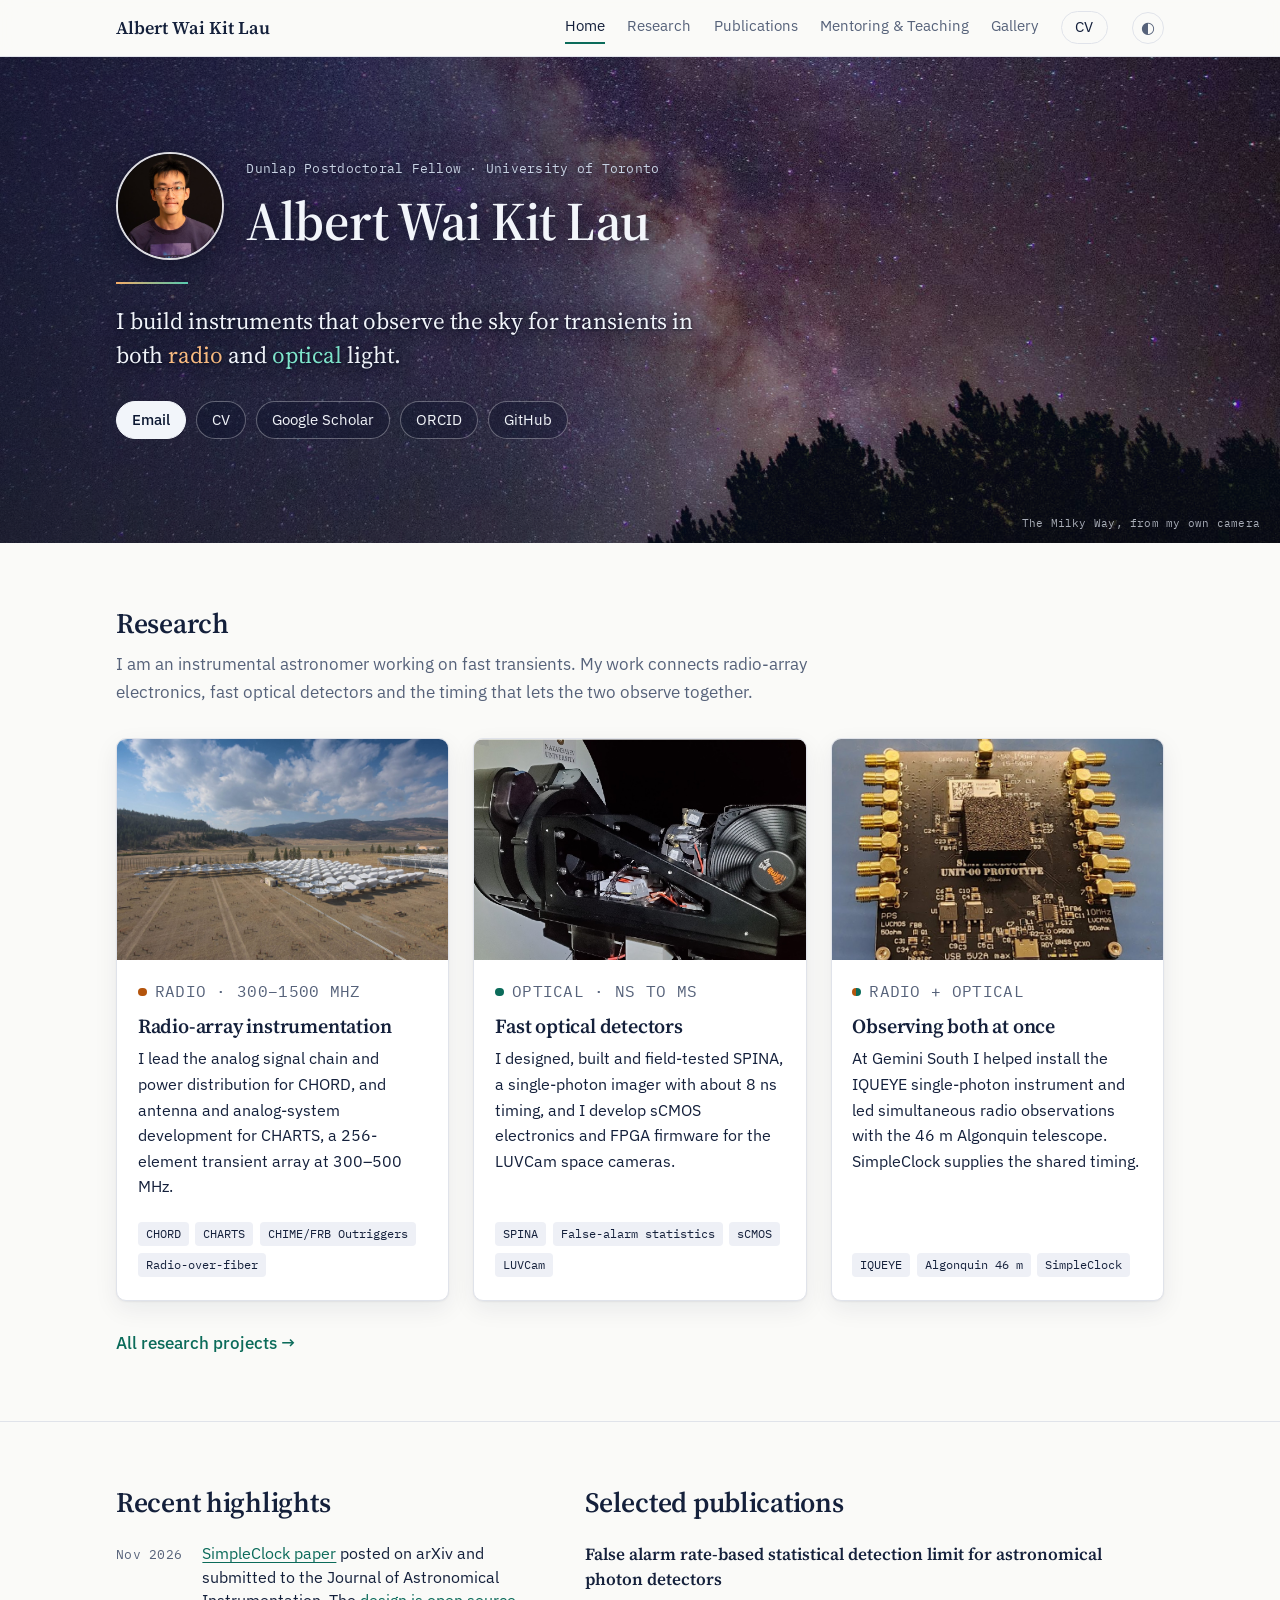
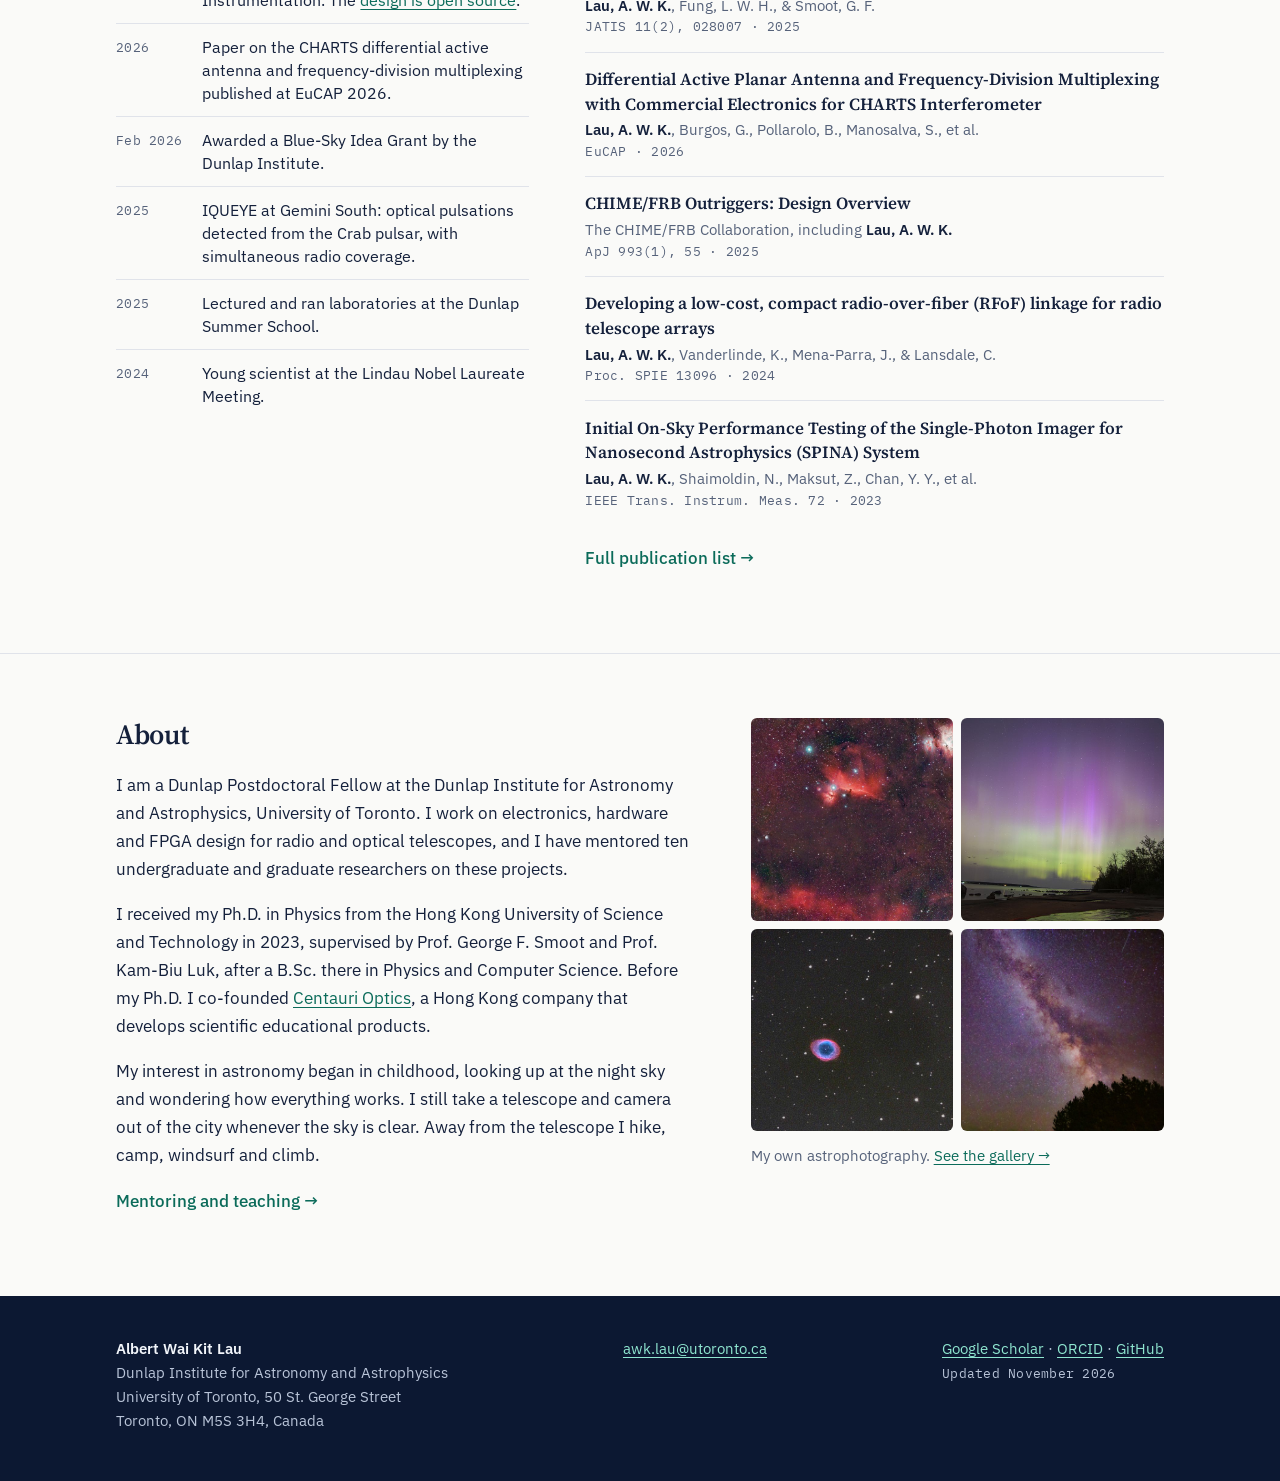
<file: index.html>
<!DOCTYPE html>
<html lang="en">
<head>
	<meta charset="utf-8" />
	<meta name="viewport" content="width=device-width, initial-scale=1" />
	<title>Albert Wai Kit Lau | Astronomical instrumentation</title>
	<meta name="description" content="Albert Wai Kit Lau is a Dunlap Postdoctoral Fellow at the University of Toronto. He builds radio and optical instruments for fast transients, including CHORD, CHARTS and single-photon detectors." />
	<meta name="author" content="Albert Wai Kit Lau" />
	<meta property="og:type" content="website" />
	<meta property="og:title" content="Albert Wai Kit Lau | Astronomical instrumentation" />
	<meta property="og:description" content="Instruments that observe the sky for transients in both radio and optical light." />
	<meta property="og:url" content="https://awklau.github.io/" />
	<meta property="og:image" content="https://awklau.github.io/images/hero-milkyway.jpg" />
	<link rel="icon" type="image/png" href="icon.png" />
	<link rel="preconnect" href="https://fonts.googleapis.com" />
	<link rel="preconnect" href="https://fonts.gstatic.com" crossorigin />
	<link rel="stylesheet" href="https://fonts.googleapis.com/css2?family=IBM+Plex+Mono:wght@400;500&amp;family=IBM+Plex+Sans:wght@400;500;600&amp;family=Source+Serif+4:opsz,wght@8..60,400;8..60,600&amp;display=swap" />
	<link rel="stylesheet" href="assets/css/site.css" />
	<script>
		// Apply a saved theme before first paint
		(function () {
			var t = new URLSearchParams(location.search).get('theme');
			try { t = t || localStorage.getItem('theme'); } catch (e) {}
			if (t === 'dark' || t === 'light') document.documentElement.setAttribute('data-theme', t);
		})();
	</script>
</head>
<body>

<a class="skip" href="#main">Skip to content</a>

<header class="site-header">
	<div class="wrap">
		<a class="brand" href="index.html">Albert Wai Kit Lau</a>
		<nav class="site-nav" aria-label="Main">
			<a href="index.html" aria-current="page">Home</a>
			<a href="research.html">Research</a>
			<a href="publications.html">Publications</a>
			<a href="mentoring.html">Mentoring &amp; Teaching</a>
			<a href="gallery.html">Gallery</a>
			<a class="cv" href="CV.pdf">CV</a>
		</nav>
		<button class="theme-toggle" id="theme-toggle" type="button" aria-label="Switch between light and dark theme" title="Light / dark">&#9680;</button>
	</div>
</header>

<main id="main">

	<section class="hero">
		<div class="wrap">
			<div class="hero-text">
			<div class="hero-id">
				<img class="portrait" src="images/Albert.jpg" alt="Portrait of Albert Wai Kit Lau" width="108" height="108" />
				<div>
					<p class="role mono">Dunlap Postdoctoral Fellow &middot; University of Toronto</p>
					<h1>Albert Wai Kit Lau</h1>
				</div>
			</div>
			<hr class="rule" />
			<p class="pitch">I build instruments that observe the sky for transients in both <span class="radio">radio</span> and <span class="optical">optical</span> light.</p>
			<ul class="hero-links">
				<li><a class="primary js-email" href="#contact" data-user="awk.lau" data-domain="utoronto.ca" data-keep-label>Email</a></li>
				<li><a href="CV.pdf">CV</a></li>
				<li><a href="https://scholar.google.com/citations?hl=en&amp;user=hddv02QAAAAJ">Google Scholar</a></li>
				<li><a href="https://orcid.org/0000-0002-2457-3298">ORCID</a></li>
				<li><a href="https://github.com/awklau">GitHub</a></li>
			</ul>
			</div>
		</div>
		<p class="hero-credit mono">The Milky Way, from my own camera</p>
	</section>

	<section class="section" id="research">
		<div class="wrap">
			<h2>Research</h2>
			<p class="lede">I am an instrumental astronomer working on fast transients. My work connects radio-array electronics, fast optical detectors and the timing that lets the two observe together.</p>

			<div class="cards">
				<a class="card" href="research.html#radio">
					<img src="images/chord-dishes.jpg" alt="Rows of CHORD radio dishes at the Dominion Radio Astrophysical Observatory" />
					<div class="card-body">
						<p class="band mono"><span class="dot radio"></span>Radio &middot; 300&ndash;1500 MHz</p>
						<h3>Radio-array instrumentation</h3>
						<p>I lead the analog signal chain and power distribution for CHORD, and antenna and analog-system development for CHARTS, a 256-element transient array at 300&ndash;500 MHz.</p>
						<ul class="chips"><li>CHORD</li><li>CHARTS</li><li>CHIME/FRB Outriggers</li><li>Radio-over-fiber</li></ul>
					</div>
				</a>

				<a class="card" href="research.html#optical">
					<img src="images/SPINA_internal.jpg" alt="The SPINA single-photon imager mounted on a telescope" />
					<div class="card-body">
						<p class="band mono"><span class="dot"></span>Optical &middot; ns to ms</p>
						<h3>Fast optical detectors</h3>
						<p>I designed, built and field-tested SPINA, a single-photon imager with about 8 ns timing, and I develop sCMOS electronics and FPGA firmware for the LUVCam space cameras.</p>
						<ul class="chips"><li>SPINA</li><li>False-alarm statistics</li><li>sCMOS</li><li>LUVCam</li></ul>
					</div>
				</a>

				<a class="card" href="research.html#joint">
					<img src="images/simpleclock.jpg" alt="The SimpleClock prototype timing board" />
					<div class="card-body">
						<p class="band mono"><span class="dot both"></span>Radio + optical</p>
						<h3>Observing both at once</h3>
						<p>At Gemini South I helped install the IQUEYE single-photon instrument and led simultaneous radio observations with the 46 m Algonquin telescope. SimpleClock supplies the shared timing.</p>
						<ul class="chips"><li>IQUEYE</li><li>Algonquin 46 m</li><li>SimpleClock</li></ul>
					</div>
				</a>
			</div>

			<p style="margin: 1.8rem 0 0;"><a class="more" href="research.html">All research projects &rarr;</a></p>
		</div>
	</section>

	<section class="section" id="highlights">
		<div class="wrap split">
			<div>
				<h2>Recent highlights</h2>
				<ul class="news">
					<li><time class="mono">Nov 2026</time><span><a href="https://arxiv.org/abs/2611.16023">SimpleClock paper</a> posted on arXiv and submitted to the Journal of Astronomical Instrumentation. The <a href="https://github.com/awklau/SimpleClock">design is open source</a>.</span></li>
					<li><time class="mono">2026</time><span>Paper on the CHARTS differential active antenna and frequency-division multiplexing published at EuCAP 2026.</span></li>
					<li><time class="mono">Feb 2026</time><span>Awarded a Blue-Sky Idea Grant by the Dunlap Institute.</span></li>
					<li><time class="mono">2025</time><span>IQUEYE at Gemini South: optical pulsations detected from the Crab pulsar, with simultaneous radio coverage.</span></li>
					<li><time class="mono">2025</time><span>Lectured and ran laboratories at the Dunlap Summer School.</span></li>
					<li><time class="mono">2024</time><span>Young scientist at the Lindau Nobel Laureate Meeting.</span></li>
				</ul>
			</div>

			<div>
				<h2>Selected publications</h2>
				<ul class="pubs">
					<li>
						<a class="title" href="https://doi.org/10.1117/1.JATIS.11.2.028007">False alarm rate-based statistical detection limit for astronomical photon detectors</a>
						<span class="authors"><b>Lau, A. W. K.</b>, Fung, L. W. H., &amp; Smoot, G. F.</span>
						<span class="venue mono">JATIS 11(2), 028007 &middot; 2025</span>
					</li>
					<li>
						<a class="title" href="publications.html#charts-eucap-2026">Differential Active Planar Antenna and Frequency-Division Multiplexing with Commercial Electronics for CHARTS Interferometer</a>
						<span class="authors"><b>Lau, A. W. K.</b>, Burgos, G., Pollarolo, B., Manosalva, S., et al.</span>
						<span class="venue mono">EuCAP &middot; 2026</span>
					</li>
					<li>
						<a class="title" href="https://arxiv.org/abs/2504.05192">CHIME/FRB Outriggers: Design Overview</a>
						<span class="authors">The CHIME/FRB Collaboration, including <b>Lau, A. W. K.</b></span>
						<span class="venue mono">ApJ 993(1), 55 &middot; 2025</span>
					</li>
					<li>
						<a class="title" href="publications.html#rfof-spie-2024">Developing a low-cost, compact radio-over-fiber (RFoF) linkage for radio telescope arrays</a>
						<span class="authors"><b>Lau, A. W. K.</b>, Vanderlinde, K., Mena-Parra, J., &amp; Lansdale, C.</span>
						<span class="venue mono">Proc. SPIE 13096 &middot; 2024</span>
					</li>
					<li>
						<a class="title" href="https://doi.org/10.1109/TIM.2023.3324342">Initial On-Sky Performance Testing of the Single-Photon Imager for Nanosecond Astrophysics (SPINA) System</a>
						<span class="authors"><b>Lau, A. W. K.</b>, Shaimoldin, N., Maksut, Z., Chan, Y. Y., et al.</span>
						<span class="venue mono">IEEE Trans. Instrum. Meas. 72 &middot; 2023</span>
					</li>
				</ul>
				<p><a class="more" href="publications.html">Full publication list &rarr;</a></p>
			</div>
		</div>
	</section>

	<section class="section" id="about">
		<div class="wrap about">
			<div>
				<h2>About</h2>
				<p style="margin-top: 1.2rem;">I am a Dunlap Postdoctoral Fellow at the Dunlap Institute for Astronomy and Astrophysics, University of Toronto. I work on electronics, hardware and FPGA design for radio and optical telescopes, and I have mentored ten undergraduate and graduate researchers on these projects.</p>
				<p>I received my Ph.D. in Physics from the Hong Kong University of Science and Technology in 2023, supervised by Prof. George F. Smoot and Prof. Kam-Biu Luk, after a B.Sc. there in Physics and Computer Science. Before my Ph.D. I co-founded <a href="https://www.centaurioptics.com/">Centauri Optics</a>, a Hong Kong company that develops scientific educational products.</p>
				<p>My interest in astronomy began in childhood, looking up at the night sky and wondering how everything works. I still take a telescope and camera out of the city whenever the sky is clear. Away from the telescope I hike, camp, windsurf and climb.</p>
				<p><a class="more" href="mentoring.html">Mentoring and teaching &rarr;</a></p>
			</div>
			<div>
				<a class="sky" href="gallery.html" aria-label="Open the astrophotography gallery">
					<img src="gallery/images/thumbs/orion_center.jpg" alt="The centre of Orion with the Horsehead and Orion nebulae" loading="lazy" />
					<img src="gallery/images/thumbs/aurora-lake-1.jpg" alt="Purple and green aurora over a lake" loading="lazy" />
					<img src="gallery/images/thumbs/M57.jpg" alt="M57, the Ring Nebula" loading="lazy" />
					<img src="gallery/images/thumbs/milkyway.jpg" alt="The Milky Way above a line of trees" loading="lazy" />
				</a>
				<p class="sky-caption">My own astrophotography. <a href="gallery.html">See the gallery &rarr;</a></p>
			</div>
		</div>
	</section>

</main>

<footer class="site-footer" id="contact">
	<div class="wrap">
		<p><strong>Albert Wai Kit Lau</strong><br />Dunlap Institute for Astronomy and Astrophysics<br />University of Toronto, 50 St. George Street<br />Toronto, ON M5S 3H4, Canada</p>
		<p><a class="js-email" data-user="awk.lau" data-domain="utoronto.ca">awk.lau<span class="at"></span>utoronto.ca</a></p>
		<p><a href="https://scholar.google.com/citations?hl=en&amp;user=hddv02QAAAAJ">Google Scholar</a> &middot; <a href="https://orcid.org/0000-0002-2457-3298">ORCID</a> &middot; <a href="https://github.com/awklau">GitHub</a><br /><span class="mono">Updated November 2026</span></p>
	</div>
</footer>

<script src="assets/js/site.js"></script>
</body>
</html>
</file>
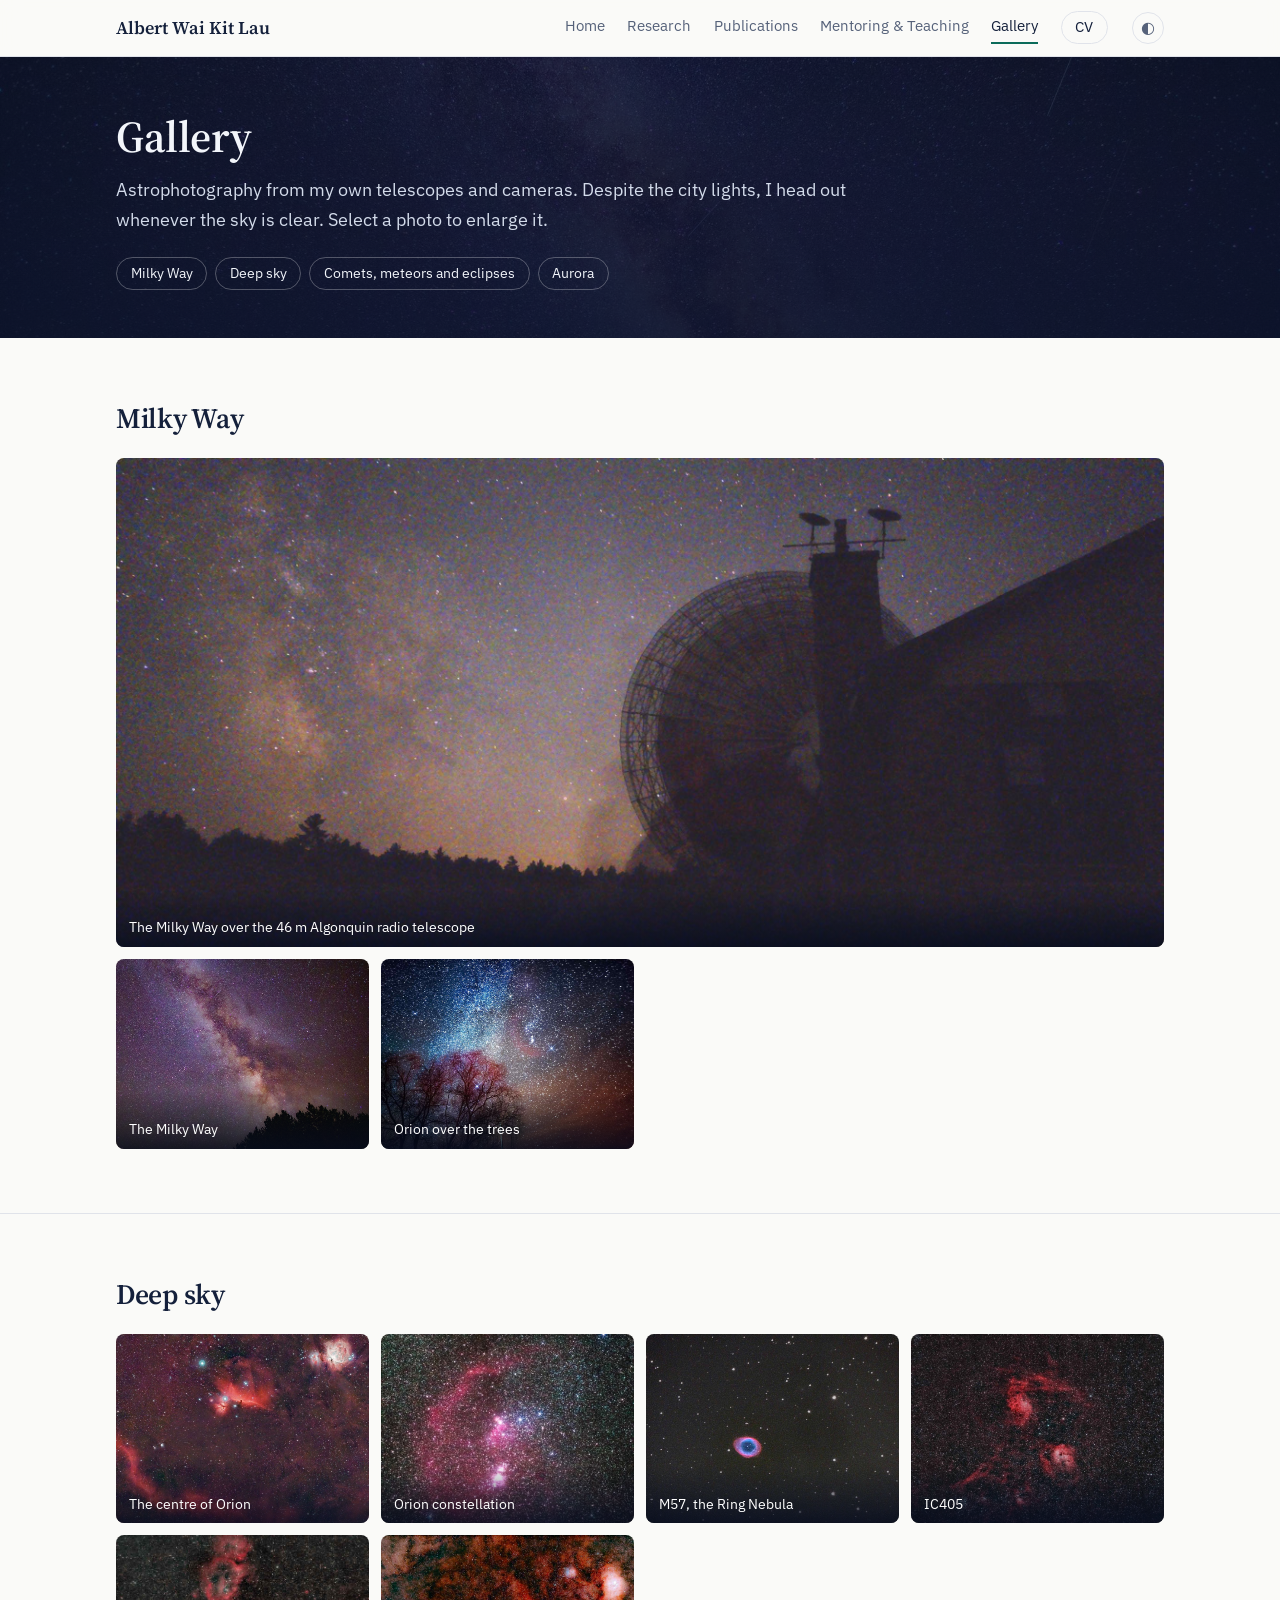
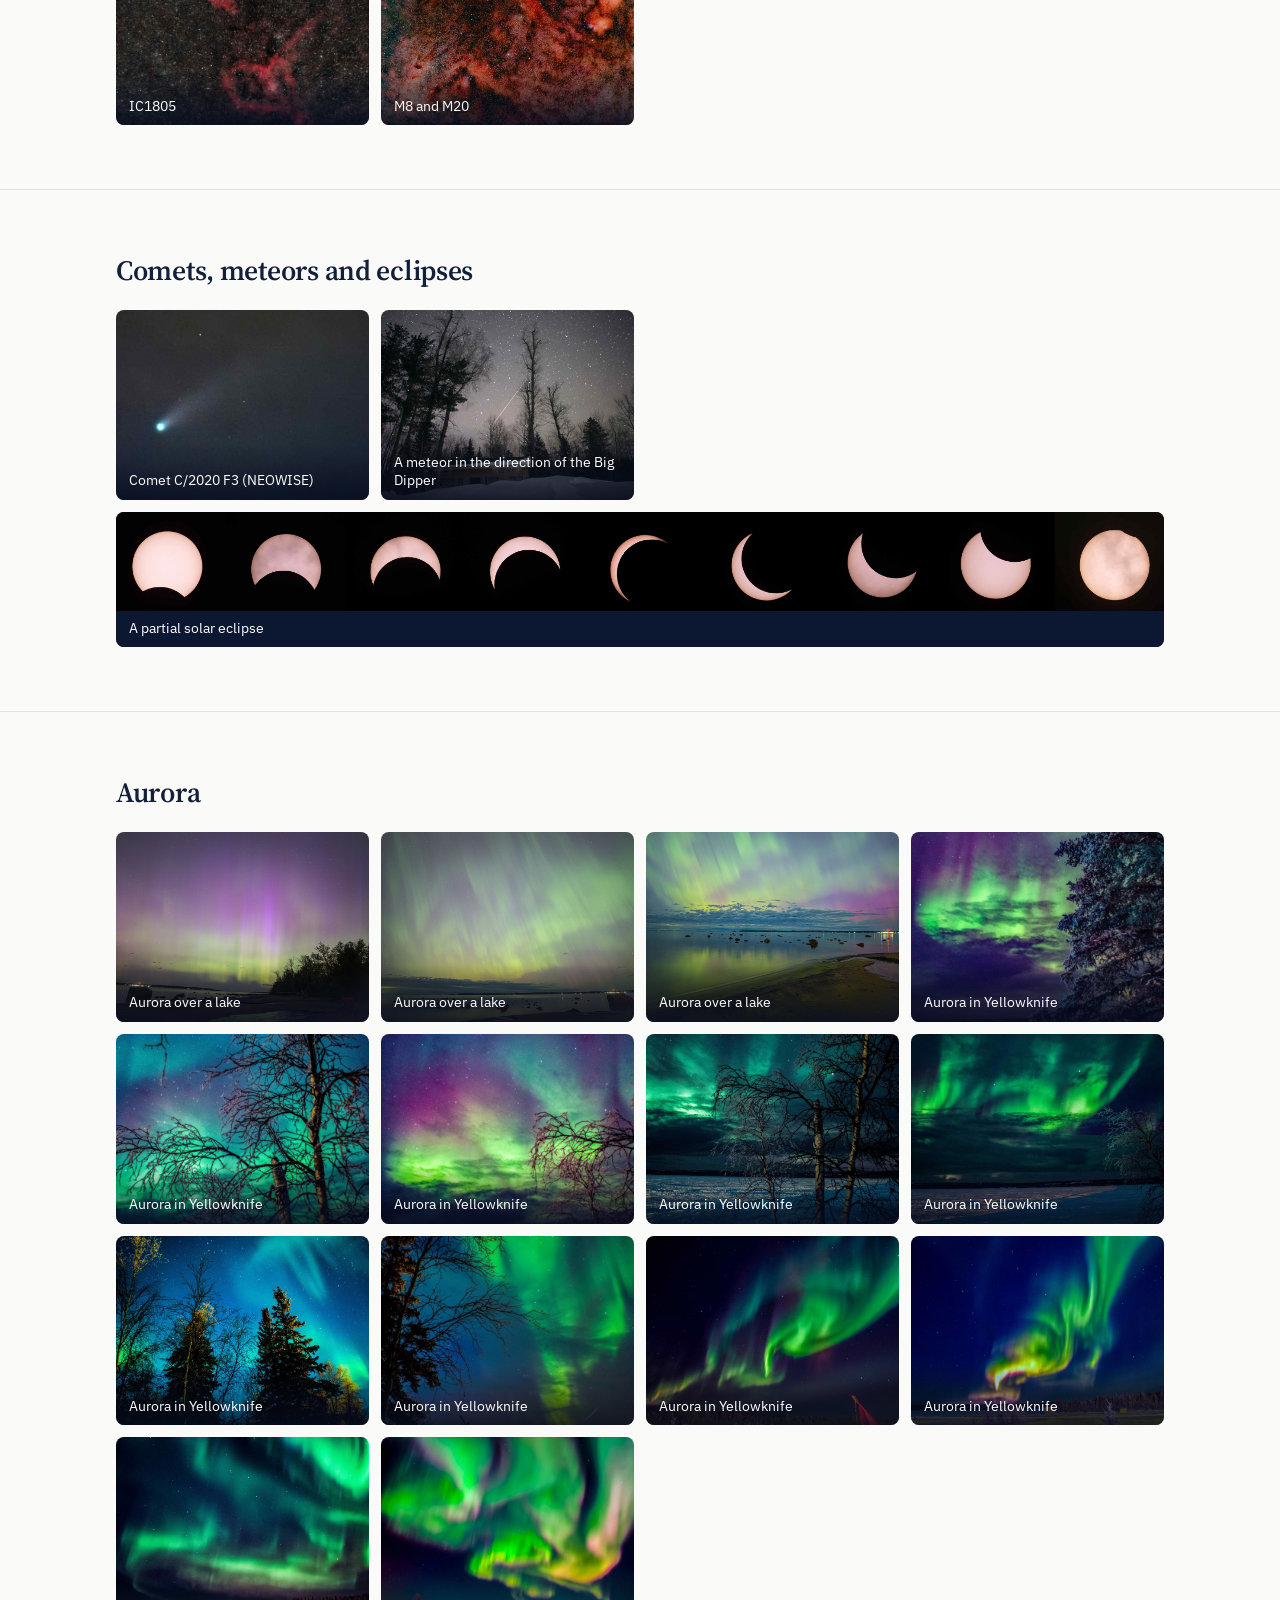
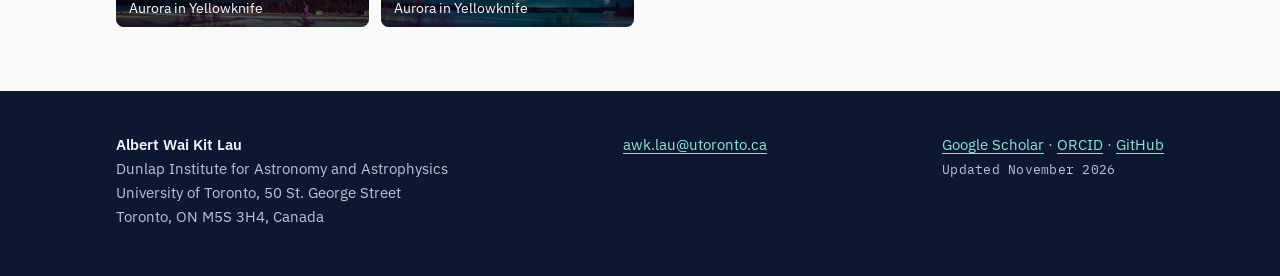
<file: gallery.html>
<!DOCTYPE html>
<html lang="en">
<head>
	<meta charset="utf-8" />
	<meta name="viewport" content="width=device-width, initial-scale=1" />
	<title>Gallery | Albert Wai Kit Lau</title>
	<meta name="description" content="Astrophotography by Albert Wai Kit Lau: the Milky Way, nebulae, comets, eclipses, meteors and aurorae." />
	<meta name="author" content="Albert Wai Kit Lau" />
	<meta property="og:type" content="website" />
	<meta property="og:title" content="Gallery | Albert Wai Kit Lau" />
	<meta property="og:description" content="Astrophotography: the Milky Way, nebulae, comets, eclipses, meteors and aurorae." />
	<meta property="og:url" content="https://awklau.github.io/gallery.html" />
	<meta property="og:image" content="https://awklau.github.io/gallery/images/thumbs/aro-milkyway.jpg" />
	<link rel="icon" type="image/png" href="icon.png" />
	<link rel="preconnect" href="https://fonts.googleapis.com" />
	<link rel="preconnect" href="https://fonts.gstatic.com" crossorigin />
	<link rel="stylesheet" href="https://fonts.googleapis.com/css2?family=IBM+Plex+Mono:wght@400;500&amp;family=IBM+Plex+Sans:wght@400;500;600&amp;family=Source+Serif+4:opsz,wght@8..60,400;8..60,600&amp;display=swap" />
	<link rel="stylesheet" href="assets/css/site.css" />
	<script>
		// Apply a saved theme before first paint
		(function () {
			var t = new URLSearchParams(location.search).get('theme');
			try { t = t || localStorage.getItem('theme'); } catch (e) {}
			if (t === 'dark' || t === 'light') document.documentElement.setAttribute('data-theme', t);
		})();
	</script>
</head>
<body>

<a class="skip" href="#main">Skip to content</a>

<header class="site-header">
	<div class="wrap">
		<a class="brand" href="index.html">Albert Wai Kit Lau</a>
		<nav class="site-nav" aria-label="Main">
			<a href="index.html">Home</a>
			<a href="research.html">Research</a>
			<a href="publications.html">Publications</a>
			<a href="mentoring.html">Mentoring &amp; Teaching</a>
			<a href="gallery.html" aria-current="page">Gallery</a>
			<a class="cv" href="CV.pdf">CV</a>
		</nav>
		<button class="theme-toggle" id="theme-toggle" type="button" aria-label="Switch between light and dark theme" title="Light / dark">&#9680;</button>
	</div>
</header>

<main id="main">

	<section class="page-head">
		<div class="wrap">
			<h1>Gallery</h1>
			<p>Astrophotography from my own telescopes and cameras. Despite the city lights, I head out whenever the sky is clear. Select a photo to enlarge it.</p>
			<ul class="jump">
				<li><a href="#milkyway">Milky Way</a></li>
				<li><a href="#deepsky">Deep sky</a></li>
				<li><a href="#events">Comets, meteors and eclipses</a></li>
				<li><a href="#aurora">Aurora</a></li>
			</ul>
		</div>
	</section>

	<section class="section" id="milkyway">
		<div class="wrap">
			<h2>Milky Way</h2>
			<div class="gallery">
				<a class="shot wide" href="gallery/images/aro-milkyway.jpg">
					<img src="images/hero-aro.jpg" alt="The Milky Way rising beside the silhouette of a large radio dish" width="2200" height="1027" />
					<span>The Milky Way over the 46 m Algonquin radio telescope</span>
				</a>
				<a class="shot" href="gallery/images/milkyway.jpg">
					<img src="gallery/images/thumbs/milkyway.jpg" alt="The Milky Way above a line of trees" loading="lazy" />
					<span>The Milky Way</span>
				</a>
				<a class="shot" href="gallery/images/orion2.jpg">
					<img src="gallery/images/orion2.jpg" alt="The constellation Orion above bare winter trees" loading="lazy" />
					<span>Orion over the trees</span>
				</a>
			</div>
		</div>
	</section>

	<section class="section" id="deepsky">
		<div class="wrap">
			<h2>Deep sky</h2>
			<div class="gallery">
				<a class="shot" href="gallery/images/orion_center.jpg">
					<img src="gallery/images/thumbs/orion_center.jpg" alt="The centre of Orion, with the Horsehead and Orion nebulae" loading="lazy" />
					<span>The centre of Orion</span>
				</a>
				<a class="shot" href="gallery/images/orion.jpg">
					<img src="gallery/images/thumbs/orion.jpg" alt="Wide field of the Orion constellation with red nebulosity" loading="lazy" />
					<span>Orion constellation</span>
				</a>
				<a class="shot" href="gallery/images/M57.jpg">
					<img src="gallery/images/thumbs/M57.jpg" alt="M57, the Ring Nebula" loading="lazy" />
					<span>M57, the Ring Nebula</span>
				</a>
				<a class="shot" href="gallery/images/IC405.jpg">
					<img src="gallery/images/thumbs/IC405.jpg" alt="IC405, the Flaming Star Nebula" loading="lazy" />
					<span>IC405</span>
				</a>
				<a class="shot" href="gallery/images/IC1805.jpg">
					<img src="gallery/images/IC1805.jpg" alt="IC1805, the Heart Nebula" loading="lazy" />
					<span>IC1805</span>
				</a>
				<a class="shot" href="gallery/images/M8_20.jpg">
					<img src="gallery/images/M8_20.jpg" alt="M8 and M20, the Lagoon and Trifid nebulae" loading="lazy" />
					<span>M8 and M20</span>
				</a>
			</div>
		</div>
	</section>

	<section class="section" id="events">
		<div class="wrap">
			<h2>Comets, meteors and eclipses</h2>
			<div class="gallery">
				<a class="shot" href="gallery/images/C2020F3.jpg">
					<img src="gallery/images/C2020F3.jpg" alt="Comet C/2020 F3 (NEOWISE) with its tail" loading="lazy" />
					<span>Comet C/2020 F3 (NEOWISE)</span>
				</a>
				<a class="shot" href="gallery/images/DSC07522.jpg">
					<img src="gallery/images/thumbs/DSC07522.jpg" alt="A meteor streaking past snow-covered trees" loading="lazy" />
					<span>A meteor in the direction of the Big Dipper</span>
				</a>
				<a class="shot wide strip" href="gallery/images/eclipse_full.jpg">
					<img src="gallery/images/thumbs/eclipse_full.jpg" alt="A sequence of images of a partial solar eclipse" width="4000" height="377" loading="lazy" />
					<span>A partial solar eclipse</span>
				</a>
			</div>
		</div>
	</section>

	<section class="section" id="aurora">
		<div class="wrap">
			<h2>Aurora</h2>
			<div class="gallery">
				<a class="shot" href="gallery/images/aurora-lake-1.jpg">
					<img src="gallery/images/thumbs/aurora-lake-1.jpg" alt="Purple and green aurora pillars over a lake shore" loading="lazy" />
					<span>Aurora over a lake</span>
				</a>
				<a class="shot" href="gallery/images/aurora-lake-2.jpg">
					<img src="gallery/images/thumbs/aurora-lake-2.jpg" alt="Green aurora rays fanning out over still water" loading="lazy" />
					<span>Aurora over a lake</span>
				</a>
				<a class="shot" href="gallery/images/aurora-lake-3.jpg">
					<img src="gallery/images/thumbs/aurora-lake-3.jpg" alt="Green and pink aurora reflected in a lake" loading="lazy" />
					<span>Aurora over a lake</span>
				</a>
				<a class="shot" href="gallery/images/aurora/DSC07912.jpg">
					<img src="gallery/images/thumbs/aurora/DSC07912.jpg" alt="Aurora in Yellowknife" loading="lazy" />
					<span>Aurora in Yellowknife</span>
				</a>
				<a class="shot" href="gallery/images/aurora/DSC07913.jpg">
					<img src="gallery/images/thumbs/aurora/DSC07913.jpg" alt="Aurora in Yellowknife" loading="lazy" />
					<span>Aurora in Yellowknife</span>
				</a>
				<a class="shot" href="gallery/images/aurora/DSC07915.jpg">
					<img src="gallery/images/thumbs/aurora/DSC07915.jpg" alt="Aurora in Yellowknife" loading="lazy" />
					<span>Aurora in Yellowknife</span>
				</a>
				<a class="shot" href="gallery/images/aurora/DSC07919.jpg">
					<img src="gallery/images/thumbs/aurora/DSC07919.jpg" alt="Aurora in Yellowknife" loading="lazy" />
					<span>Aurora in Yellowknife</span>
				</a>
				<a class="shot" href="gallery/images/aurora/DSC07945.jpg">
					<img src="gallery/images/thumbs/aurora/DSC07945.jpg" alt="Aurora in Yellowknife" loading="lazy" />
					<span>Aurora in Yellowknife</span>
				</a>
				<a class="shot" href="gallery/images/aurora/DSC07954.jpg">
					<img src="gallery/images/thumbs/aurora/DSC07954.jpg" alt="Aurora in Yellowknife" loading="lazy" />
					<span>Aurora in Yellowknife</span>
				</a>
				<a class="shot" href="gallery/images/aurora/DSC07959.jpg">
					<img src="gallery/images/thumbs/aurora/DSC07959.jpg" alt="Aurora in Yellowknife" loading="lazy" />
					<span>Aurora in Yellowknife</span>
				</a>
				<a class="shot" href="gallery/images/aurora/DSC07978.jpg">
					<img src="gallery/images/thumbs/aurora/DSC07978.jpg" alt="Aurora in Yellowknife" loading="lazy" />
					<span>Aurora in Yellowknife</span>
				</a>
				<a class="shot" href="gallery/images/aurora/DSC07992.jpg">
					<img src="gallery/images/thumbs/aurora/DSC07992.jpg" alt="Aurora in Yellowknife" loading="lazy" />
					<span>Aurora in Yellowknife</span>
				</a>
				<a class="shot" href="gallery/images/aurora/DSC07998.jpg">
					<img src="gallery/images/thumbs/aurora/DSC07998.jpg" alt="Aurora in Yellowknife" loading="lazy" />
					<span>Aurora in Yellowknife</span>
				</a>
				<a class="shot" href="gallery/images/aurora/DSC07999.jpg">
					<img src="gallery/images/thumbs/aurora/DSC07999.jpg" alt="Aurora in Yellowknife" loading="lazy" />
					<span>Aurora in Yellowknife</span>
				</a>
			</div>
		</div>
	</section>

</main>

<footer class="site-footer" id="contact">
	<div class="wrap">
		<p><strong>Albert Wai Kit Lau</strong><br />Dunlap Institute for Astronomy and Astrophysics<br />University of Toronto, 50 St. George Street<br />Toronto, ON M5S 3H4, Canada</p>
		<p><a class="js-email" data-user="awk.lau" data-domain="utoronto.ca">awk.lau<span class="at"></span>utoronto.ca</a></p>
		<p><a href="https://scholar.google.com/citations?hl=en&amp;user=hddv02QAAAAJ">Google Scholar</a> &middot; <a href="https://orcid.org/0000-0002-2457-3298">ORCID</a> &middot; <a href="https://github.com/awklau">GitHub</a><br /><span class="mono">Updated November 2026</span></p>
	</div>
</footer>

<script src="assets/js/site.js"></script>
</body>
</html>
</file>
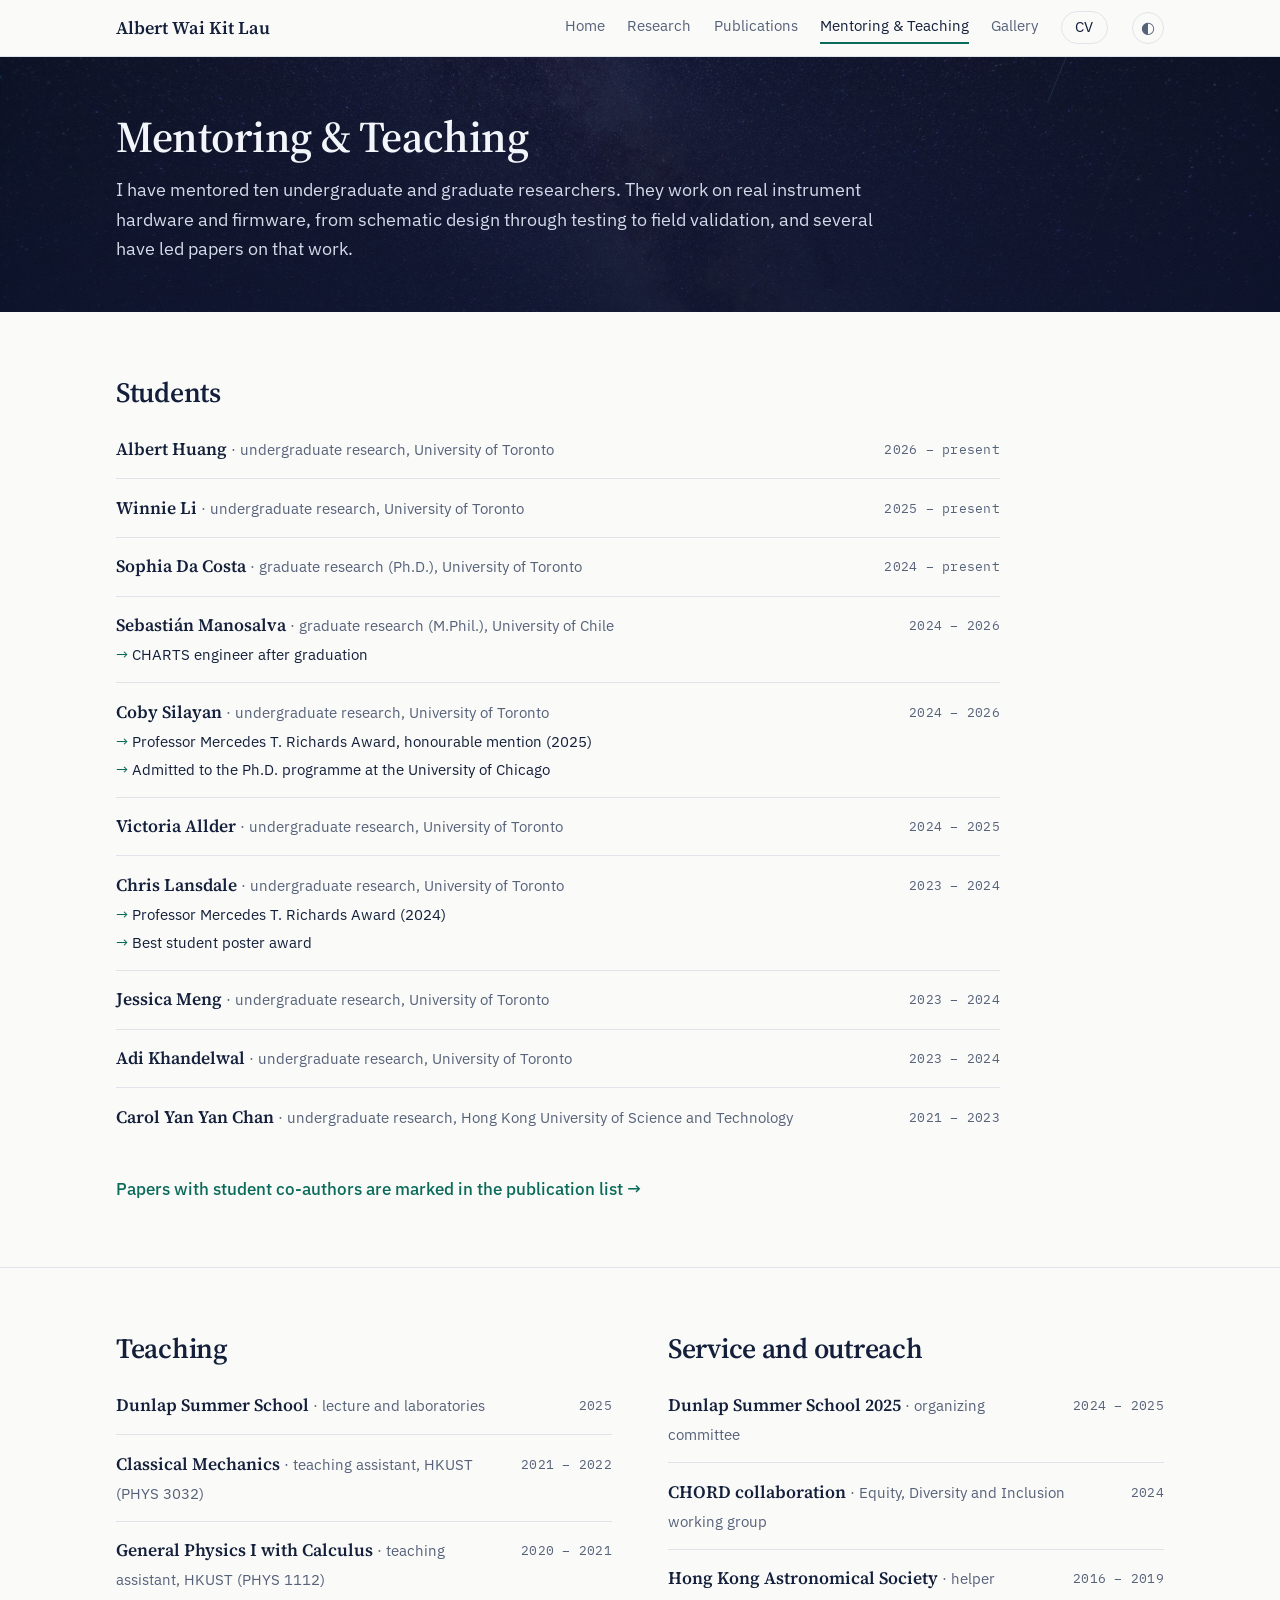
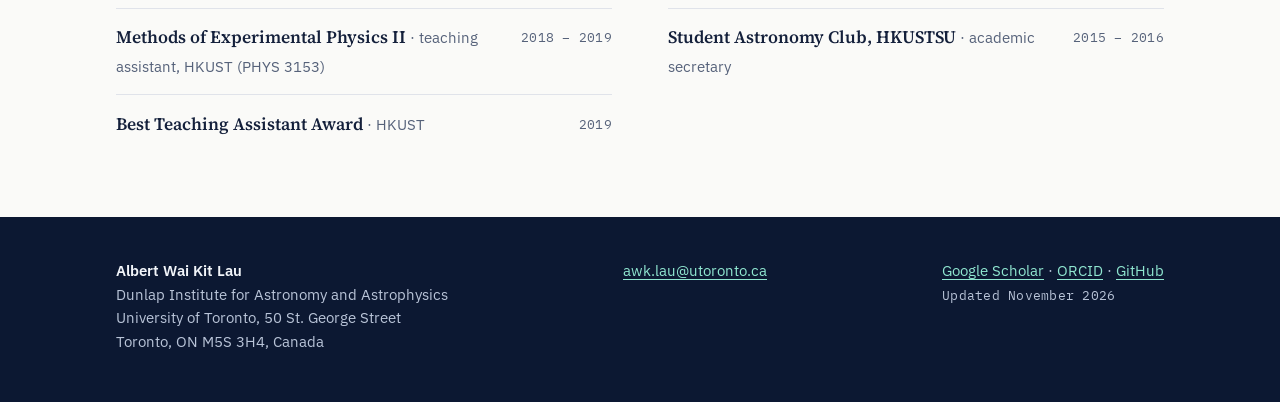
<file: mentoring.html>
<!DOCTYPE html>
<html lang="en">
<head>
	<meta charset="utf-8" />
	<meta name="viewport" content="width=device-width, initial-scale=1" />
	<title>Mentoring &amp; Teaching | Albert Wai Kit Lau</title>
	<meta name="description" content="Students mentored by Albert Wai Kit Lau at the University of Toronto and HKUST, with his teaching, service and outreach." />
	<meta name="author" content="Albert Wai Kit Lau" />
	<meta property="og:type" content="website" />
	<meta property="og:title" content="Mentoring &amp; Teaching | Albert Wai Kit Lau" />
	<meta property="og:description" content="Students mentored, teaching, service and outreach." />
	<meta property="og:url" content="https://awklau.github.io/mentoring.html" />
	<meta property="og:image" content="https://awklau.github.io/images/hero-milkyway.jpg" />
	<link rel="icon" type="image/png" href="icon.png" />
	<link rel="preconnect" href="https://fonts.googleapis.com" />
	<link rel="preconnect" href="https://fonts.gstatic.com" crossorigin />
	<link rel="stylesheet" href="https://fonts.googleapis.com/css2?family=IBM+Plex+Mono:wght@400;500&amp;family=IBM+Plex+Sans:wght@400;500;600&amp;family=Source+Serif+4:opsz,wght@8..60,400;8..60,600&amp;display=swap" />
	<link rel="stylesheet" href="assets/css/site.css" />
	<script>
		// Apply a saved theme before first paint
		(function () {
			var t = new URLSearchParams(location.search).get('theme');
			try { t = t || localStorage.getItem('theme'); } catch (e) {}
			if (t === 'dark' || t === 'light') document.documentElement.setAttribute('data-theme', t);
		})();
	</script>
</head>
<body>

<a class="skip" href="#main">Skip to content</a>

<header class="site-header">
	<div class="wrap">
		<a class="brand" href="index.html">Albert Wai Kit Lau</a>
		<nav class="site-nav" aria-label="Main">
			<a href="index.html">Home</a>
			<a href="research.html">Research</a>
			<a href="publications.html">Publications</a>
			<a href="mentoring.html" aria-current="page">Mentoring &amp; Teaching</a>
			<a href="gallery.html">Gallery</a>
			<a class="cv" href="CV.pdf">CV</a>
		</nav>
		<button class="theme-toggle" id="theme-toggle" type="button" aria-label="Switch between light and dark theme" title="Light / dark">&#9680;</button>
	</div>
</header>

<main id="main">

	<section class="page-head">
		<div class="wrap">
			<h1>Mentoring &amp; Teaching</h1>
			<p>I have mentored ten undergraduate and graduate researchers. They work on real instrument hardware and firmware, from schematic design through testing to field validation, and several have led papers on that work.</p>
		</div>
	</section>

	<section class="section" id="students">
		<div class="wrap">
			<h2>Students</h2>
			<ul class="people">
				<li>
					<div><span class="name">Albert Huang</span> <span class="level">&middot; undergraduate research, University of Toronto</span></div>
					<span class="years mono">2026 &ndash; present</span>
				</li>
				<li>
					<div><span class="name">Winnie Li</span> <span class="level">&middot; undergraduate research, University of Toronto</span></div>
					<span class="years mono">2025 &ndash; present</span>
				</li>
				<li>
					<div><span class="name">Sophia Da Costa</span> <span class="level">&middot; graduate research (Ph.D.), University of Toronto</span></div>
					<span class="years mono">2024 &ndash; present</span>
				</li>
				<li>
					<div><span class="name">Sebasti&aacute;n Manosalva</span> <span class="level">&middot; graduate research (M.Phil.), University of Chile</span></div>
					<span class="years mono">2024 &ndash; 2026</span>
					<span class="note">CHARTS engineer after graduation</span>
				</li>
				<li>
					<div><span class="name">Coby Silayan</span> <span class="level">&middot; undergraduate research, University of Toronto</span></div>
					<span class="years mono">2024 &ndash; 2026</span>
					<span class="note">Professor Mercedes T. Richards Award, honourable mention (2025)</span>
					<span class="note">Admitted to the Ph.D. programme at the University of Chicago</span>
				</li>
				<li>
					<div><span class="name">Victoria Allder</span> <span class="level">&middot; undergraduate research, University of Toronto</span></div>
					<span class="years mono">2024 &ndash; 2025</span>
				</li>
				<li>
					<div><span class="name">Chris Lansdale</span> <span class="level">&middot; undergraduate research, University of Toronto</span></div>
					<span class="years mono">2023 &ndash; 2024</span>
					<span class="note">Professor Mercedes T. Richards Award (2024)</span>
					<span class="note">Best student poster award</span>
				</li>
				<li>
					<div><span class="name">Jessica Meng</span> <span class="level">&middot; undergraduate research, University of Toronto</span></div>
					<span class="years mono">2023 &ndash; 2024</span>
				</li>
				<li>
					<div><span class="name">Adi Khandelwal</span> <span class="level">&middot; undergraduate research, University of Toronto</span></div>
					<span class="years mono">2023 &ndash; 2024</span>
				</li>
				<li>
					<div><span class="name">Carol Yan Yan Chan</span> <span class="level">&middot; undergraduate research, Hong Kong University of Science and Technology</span></div>
					<span class="years mono">2021 &ndash; 2023</span>
				</li>
			</ul>
			<p style="margin: 1.8rem 0 0;"><a class="more" href="publications.html">Papers with student co-authors are marked in the publication list &rarr;</a></p>
		</div>
	</section>

	<section class="section" id="teaching">
		<div class="wrap cols">
			<div>
				<h2>Teaching</h2>
				<ul class="people">
					<li>
						<div><span class="name">Dunlap Summer School</span> <span class="level">&middot; lecture and laboratories</span></div>
						<span class="years mono">2025</span>
					</li>
					<li>
						<div><span class="name">Classical Mechanics</span> <span class="level">&middot; teaching assistant, HKUST (PHYS 3032)</span></div>
						<span class="years mono">2021 &ndash; 2022</span>
					</li>
					<li>
						<div><span class="name">General Physics I with Calculus</span> <span class="level">&middot; teaching assistant, HKUST (PHYS 1112)</span></div>
						<span class="years mono">2020 &ndash; 2021</span>
					</li>
					<li>
						<div><span class="name">Methods of Experimental Physics II</span> <span class="level">&middot; teaching assistant, HKUST (PHYS 3153)</span></div>
						<span class="years mono">2018 &ndash; 2019</span>
					</li>
					<li>
						<div><span class="name">Best Teaching Assistant Award</span> <span class="level">&middot; HKUST</span></div>
						<span class="years mono">2019</span>
					</li>
				</ul>
			</div>
			<div>
				<h2>Service and outreach</h2>
				<ul class="people">
					<li>
						<div><span class="name">Dunlap Summer School 2025</span> <span class="level">&middot; organizing committee</span></div>
						<span class="years mono">2024 &ndash; 2025</span>
					</li>
					<li>
						<div><span class="name">CHORD collaboration</span> <span class="level">&middot; Equity, Diversity and Inclusion working group</span></div>
						<span class="years mono">2024</span>
					</li>
					<li>
						<div><span class="name">Hong Kong Astronomical Society</span> <span class="level">&middot; helper</span></div>
						<span class="years mono">2016 &ndash; 2019</span>
					</li>
					<li>
						<div><span class="name">Student Astronomy Club, HKUSTSU</span> <span class="level">&middot; academic secretary</span></div>
						<span class="years mono">2015 &ndash; 2016</span>
					</li>
				</ul>
			</div>
		</div>
	</section>

</main>

<footer class="site-footer" id="contact">
	<div class="wrap">
		<p><strong>Albert Wai Kit Lau</strong><br />Dunlap Institute for Astronomy and Astrophysics<br />University of Toronto, 50 St. George Street<br />Toronto, ON M5S 3H4, Canada</p>
		<p><a class="js-email" data-user="awk.lau" data-domain="utoronto.ca">awk.lau<span class="at"></span>utoronto.ca</a></p>
		<p><a href="https://scholar.google.com/citations?hl=en&amp;user=hddv02QAAAAJ">Google Scholar</a> &middot; <a href="https://orcid.org/0000-0002-2457-3298">ORCID</a> &middot; <a href="https://github.com/awklau">GitHub</a><br /><span class="mono">Updated November 2026</span></p>
	</div>
</footer>

<script src="assets/js/site.js"></script>
</body>
</html>
</file>
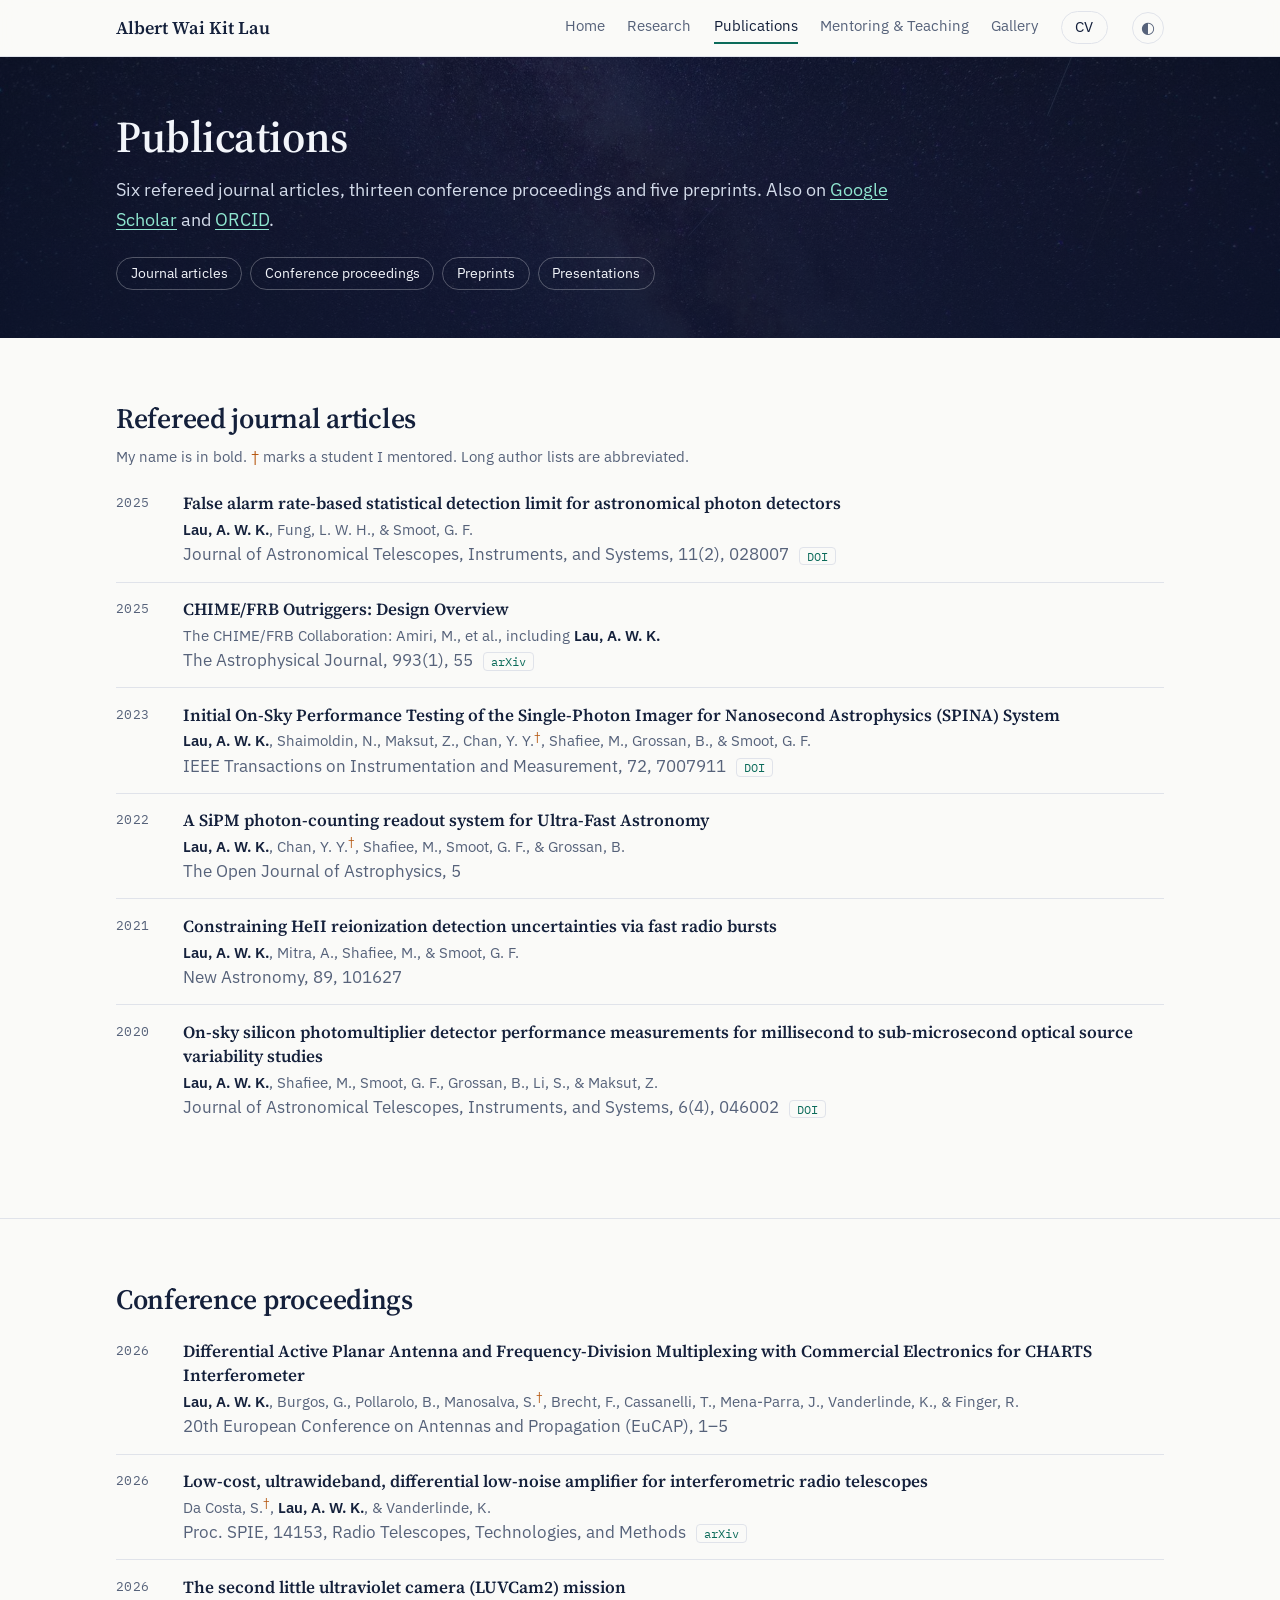
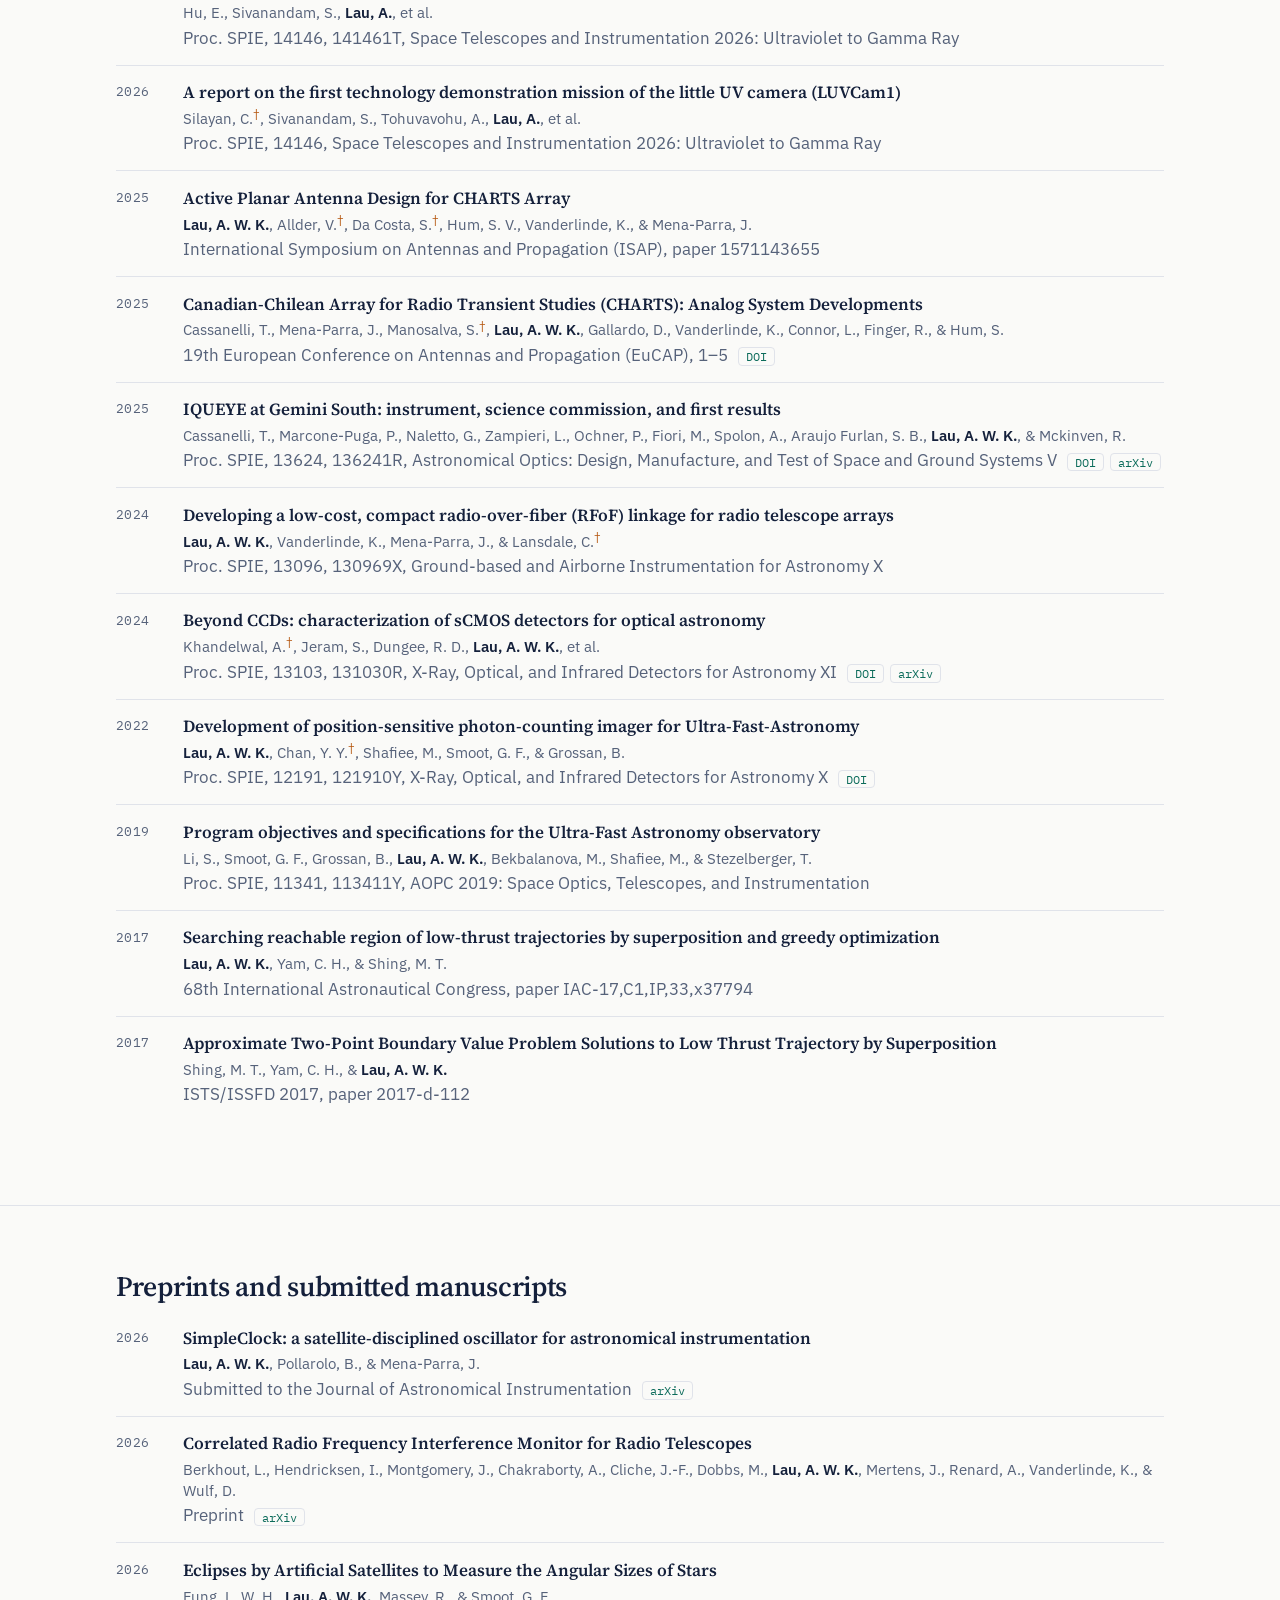
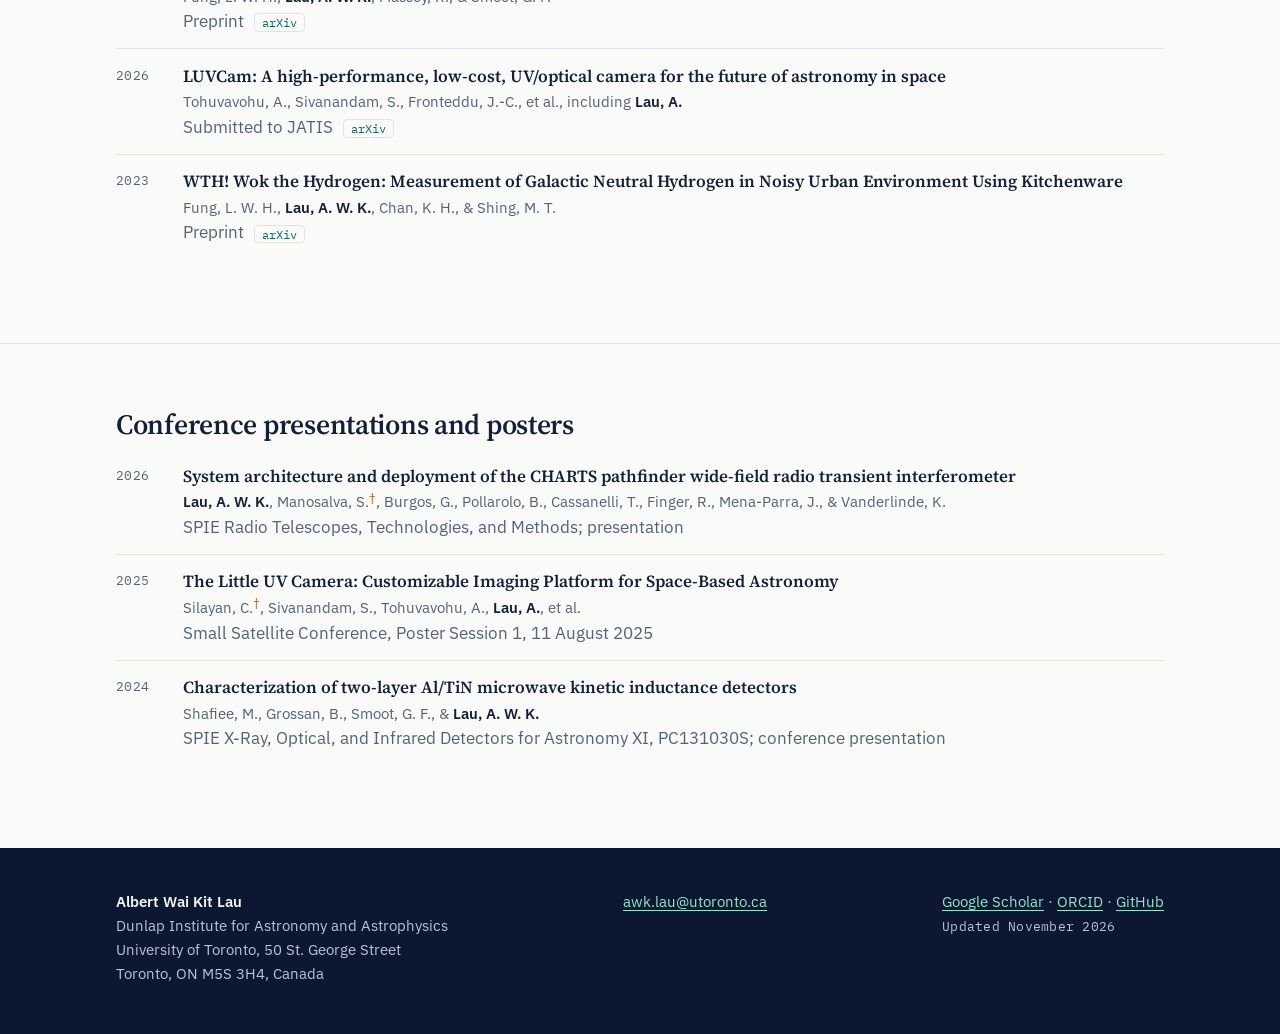
<file: publications.html>
<!DOCTYPE html>
<html lang="en">
<head>
	<meta charset="utf-8" />
	<meta name="viewport" content="width=device-width, initial-scale=1" />
	<title>Publications | Albert Wai Kit Lau</title>
	<meta name="description" content="Publications by Albert Wai Kit Lau: refereed journal articles, conference proceedings, preprints and presentations on radio and optical astronomical instrumentation." />
	<meta name="author" content="Albert Wai Kit Lau" />
	<meta property="og:type" content="website" />
	<meta property="og:title" content="Publications | Albert Wai Kit Lau" />
	<meta property="og:description" content="Journal articles, conference proceedings, preprints and presentations." />
	<meta property="og:url" content="https://awklau.github.io/publications.html" />
	<meta property="og:image" content="https://awklau.github.io/images/hero-milkyway.jpg" />
	<link rel="icon" type="image/png" href="icon.png" />
	<link rel="preconnect" href="https://fonts.googleapis.com" />
	<link rel="preconnect" href="https://fonts.gstatic.com" crossorigin />
	<link rel="stylesheet" href="https://fonts.googleapis.com/css2?family=IBM+Plex+Mono:wght@400;500&amp;family=IBM+Plex+Sans:wght@400;500;600&amp;family=Source+Serif+4:opsz,wght@8..60,400;8..60,600&amp;display=swap" />
	<link rel="stylesheet" href="assets/css/site.css" />
	<script>
		// Apply a saved theme before first paint
		(function () {
			var t = new URLSearchParams(location.search).get('theme');
			try { t = t || localStorage.getItem('theme'); } catch (e) {}
			if (t === 'dark' || t === 'light') document.documentElement.setAttribute('data-theme', t);
		})();
	</script>
</head>
<body>

<a class="skip" href="#main">Skip to content</a>

<header class="site-header">
	<div class="wrap">
		<a class="brand" href="index.html">Albert Wai Kit Lau</a>
		<nav class="site-nav" aria-label="Main">
			<a href="index.html">Home</a>
			<a href="research.html">Research</a>
			<a href="publications.html" aria-current="page">Publications</a>
			<a href="mentoring.html">Mentoring &amp; Teaching</a>
			<a href="gallery.html">Gallery</a>
			<a class="cv" href="CV.pdf">CV</a>
		</nav>
		<button class="theme-toggle" id="theme-toggle" type="button" aria-label="Switch between light and dark theme" title="Light / dark">&#9680;</button>
	</div>
</header>

<main id="main">

	<section class="page-head">
		<div class="wrap">
			<h1>Publications</h1>
			<p>Six refereed journal articles, thirteen conference proceedings and five preprints. Also on <a href="https://scholar.google.com/citations?hl=en&amp;user=hddv02QAAAAJ" style="color: #8fe6d0;">Google Scholar</a> and <a href="https://orcid.org/0000-0002-2457-3298" style="color: #8fe6d0;">ORCID</a>.</p>
			<ul class="jump">
				<li><a href="#journals">Journal articles</a></li>
				<li><a href="#proceedings">Conference proceedings</a></li>
				<li><a href="#preprints">Preprints</a></li>
				<li><a href="#talks">Presentations</a></li>
			</ul>
		</div>
	</section>

	<section class="section" id="journals">
		<div class="wrap">
			<h2>Refereed journal articles</h2>
			<p class="legend">My name is in bold. <span class="dagger">&dagger;</span> marks a student I mentored. Long author lists are abbreviated.</p>
			<ul class="pubs dated">
				<li id="far-jatis-2025">
					<span class="year mono">2025</span>
					<div>
						<span class="title">False alarm rate-based statistical detection limit for astronomical photon detectors</span>
						<span class="authors"><b>Lau, A. W. K.</b>, Fung, L. W. H., &amp; Smoot, G. F.</span>
						<span class="venue">Journal of Astronomical Telescopes, Instruments, and Systems, 11(2), 028007 <span class="links"><a href="https://doi.org/10.1117/1.JATIS.11.2.028007">DOI</a></span></span>
					</div>
				</li>
				<li id="outriggers-apj-2025">
					<span class="year mono">2025</span>
					<div>
						<span class="title">CHIME/FRB Outriggers: Design Overview</span>
						<span class="authors">The CHIME/FRB Collaboration: Amiri, M., et al., including <b>Lau, A. W. K.</b></span>
						<span class="venue">The Astrophysical Journal, 993(1), 55 <span class="links"><a href="https://arxiv.org/abs/2504.05192">arXiv</a></span></span>
					</div>
				</li>
				<li id="spina-tim-2023">
					<span class="year mono">2023</span>
					<div>
						<span class="title">Initial On-Sky Performance Testing of the Single-Photon Imager for Nanosecond Astrophysics (SPINA) System</span>
						<span class="authors"><b>Lau, A. W. K.</b>, Shaimoldin, N., Maksut, Z., <span class="st">Chan, Y. Y.</span>, Shafiee, M., Grossan, B., &amp; Smoot, G. F.</span>
						<span class="venue">IEEE Transactions on Instrumentation and Measurement, 72, 7007911 <span class="links"><a href="https://doi.org/10.1109/TIM.2023.3324342">DOI</a></span></span>
					</div>
				</li>
				<li id="spina-ojap-2022">
					<span class="year mono">2022</span>
					<div>
						<span class="title">A SiPM photon-counting readout system for Ultra-Fast Astronomy</span>
						<span class="authors"><b>Lau, A. W. K.</b>, <span class="st">Chan, Y. Y.</span>, Shafiee, M., Smoot, G. F., &amp; Grossan, B.</span>
						<span class="venue">The Open Journal of Astrophysics, 5</span>
					</div>
				</li>
				<li id="heii-newast-2021">
					<span class="year mono">2021</span>
					<div>
						<span class="title">Constraining HeII reionization detection uncertainties via fast radio bursts</span>
						<span class="authors"><b>Lau, A. W. K.</b>, Mitra, A., Shafiee, M., &amp; Smoot, G. F.</span>
						<span class="venue">New Astronomy, 89, 101627</span>
					</div>
				</li>
				<li id="sipm-jatis-2020">
					<span class="year mono">2020</span>
					<div>
						<span class="title">On-sky silicon photomultiplier detector performance measurements for millisecond to sub-microsecond optical source variability studies</span>
						<span class="authors"><b>Lau, A. W. K.</b>, Shafiee, M., Smoot, G. F., Grossan, B., Li, S., &amp; Maksut, Z.</span>
						<span class="venue">Journal of Astronomical Telescopes, Instruments, and Systems, 6(4), 046002 <span class="links"><a href="https://doi.org/10.1117/1.JATIS.6.4.046002">DOI</a></span></span>
					</div>
				</li>
			</ul>
		</div>
	</section>

	<section class="section" id="proceedings">
		<div class="wrap">
			<h2>Conference proceedings</h2>
			<ul class="pubs dated">
				<li id="charts-eucap-2026">
					<span class="year mono">2026</span>
					<div>
						<span class="title">Differential Active Planar Antenna and Frequency-Division Multiplexing with Commercial Electronics for CHARTS Interferometer</span>
						<span class="authors"><b>Lau, A. W. K.</b>, Burgos, G., Pollarolo, B., <span class="st">Manosalva, S.</span>, Brecht, F., Cassanelli, T., Mena-Parra, J., Vanderlinde, K., &amp; Finger, R.</span>
						<span class="venue">20th European Conference on Antennas and Propagation (EuCAP), 1&ndash;5</span>
					</div>
				</li>
				<li id="lna-spie-2026">
					<span class="year mono">2026</span>
					<div>
						<span class="title">Low-cost, ultrawideband, differential low-noise amplifier for interferometric radio telescopes</span>
						<span class="authors"><span class="st">Da Costa, S.</span>, <b>Lau, A. W. K.</b>, &amp; Vanderlinde, K.</span>
						<span class="venue">Proc. SPIE, 14153, Radio Telescopes, Technologies, and Methods <span class="links"><a href="https://arxiv.org/abs/2607.21715">arXiv</a></span></span>
					</div>
				</li>
				<li id="luvcam2-spie-2026">
					<span class="year mono">2026</span>
					<div>
						<span class="title">The second little ultraviolet camera (LUVCam2) mission</span>
						<span class="authors">Hu, E., Sivanandam, S., <b>Lau, A.</b>, et al.</span>
						<span class="venue">Proc. SPIE, 14146, 141461T, Space Telescopes and Instrumentation 2026: Ultraviolet to Gamma Ray</span>
					</div>
				</li>
				<li id="luvcam1-spie-2026">
					<span class="year mono">2026</span>
					<div>
						<span class="title">A report on the first technology demonstration mission of the little UV camera (LUVCam1)</span>
						<span class="authors"><span class="st">Silayan, C.</span>, Sivanandam, S., Tohuvavohu, A., <b>Lau, A.</b>, et al.</span>
						<span class="venue">Proc. SPIE, 14146, Space Telescopes and Instrumentation 2026: Ultraviolet to Gamma Ray</span>
					</div>
				</li>
				<li id="charts-isap-2025">
					<span class="year mono">2025</span>
					<div>
						<span class="title">Active Planar Antenna Design for CHARTS Array</span>
						<span class="authors"><b>Lau, A. W. K.</b>, <span class="st">Allder, V.</span>, <span class="st">Da Costa, S.</span>, Hum, S. V., Vanderlinde, K., &amp; Mena-Parra, J.</span>
						<span class="venue">International Symposium on Antennas and Propagation (ISAP), paper 1571143655</span>
					</div>
				</li>
				<li id="charts-eucap-2025">
					<span class="year mono">2025</span>
					<div>
						<span class="title">Canadian-Chilean Array for Radio Transient Studies (CHARTS): Analog System Developments</span>
						<span class="authors">Cassanelli, T., Mena-Parra, J., <span class="st">Manosalva, S.</span>, <b>Lau, A. W. K.</b>, Gallardo, D., Vanderlinde, K., Connor, L., Finger, R., &amp; Hum, S.</span>
						<span class="venue">19th European Conference on Antennas and Propagation (EuCAP), 1&ndash;5 <span class="links"><a href="https://doi.org/10.23919/EuCAP63536.2025.10999353">DOI</a></span></span>
					</div>
				</li>
				<li id="iqueye-spie-2025">
					<span class="year mono">2025</span>
					<div>
						<span class="title">IQUEYE at Gemini South: instrument, science commission, and first results</span>
						<span class="authors">Cassanelli, T., Marcone-Puga, P., Naletto, G., Zampieri, L., Ochner, P., Fiori, M., Spolon, A., Araujo Furlan, S. B., <b>Lau, A. W. K.</b>, &amp; Mckinven, R.</span>
						<span class="venue">Proc. SPIE, 13624, 136241R, Astronomical Optics: Design, Manufacture, and Test of Space and Ground Systems V <span class="links"><a href="https://doi.org/10.1117/12.3066537">DOI</a><a href="https://arxiv.org/abs/2604.26777">arXiv</a></span></span>
					</div>
				</li>
				<li id="rfof-spie-2024">
					<span class="year mono">2024</span>
					<div>
						<span class="title">Developing a low-cost, compact radio-over-fiber (RFoF) linkage for radio telescope arrays</span>
						<span class="authors"><b>Lau, A. W. K.</b>, Vanderlinde, K., Mena-Parra, J., &amp; <span class="st">Lansdale, C.</span></span>
						<span class="venue">Proc. SPIE, 13096, 130969X, Ground-based and Airborne Instrumentation for Astronomy X</span>
					</div>
				</li>
				<li id="scmos-spie-2024">
					<span class="year mono">2024</span>
					<div>
						<span class="title">Beyond CCDs: characterization of sCMOS detectors for optical astronomy</span>
						<span class="authors"><span class="st">Khandelwal, A.</span>, Jeram, S., Dungee, R. D., <b>Lau, A. W. K.</b>, et al.</span>
						<span class="venue">Proc. SPIE, 13103, 131030R, X-Ray, Optical, and Infrared Detectors for Astronomy XI <span class="links"><a href="https://doi.org/10.1117/12.3018522">DOI</a><a href="https://arxiv.org/abs/2409.16449">arXiv</a></span></span>
					</div>
				</li>
				<li id="spina-spie-2022">
					<span class="year mono">2022</span>
					<div>
						<span class="title">Development of position-sensitive photon-counting imager for Ultra-Fast-Astronomy</span>
						<span class="authors"><b>Lau, A. W. K.</b>, <span class="st">Chan, Y. Y.</span>, Shafiee, M., Smoot, G. F., &amp; Grossan, B.</span>
						<span class="venue">Proc. SPIE, 12191, 121910Y, X-Ray, Optical, and Infrared Detectors for Astronomy X <span class="links"><a href="https://doi.org/10.1117/12.2628864">DOI</a></span></span>
					</div>
				</li>
				<li id="ufa-spie-2019">
					<span class="year mono">2019</span>
					<div>
						<span class="title">Program objectives and specifications for the Ultra-Fast Astronomy observatory</span>
						<span class="authors">Li, S., Smoot, G. F., Grossan, B., <b>Lau, A. W. K.</b>, Bekbalanova, M., Shafiee, M., &amp; Stezelberger, T.</span>
						<span class="venue">Proc. SPIE, 11341, 113411Y, AOPC 2019: Space Optics, Telescopes, and Instrumentation</span>
					</div>
				</li>
				<li id="lowthrust-iac-2017">
					<span class="year mono">2017</span>
					<div>
						<span class="title">Searching reachable region of low-thrust trajectories by superposition and greedy optimization</span>
						<span class="authors"><b>Lau, A. W. K.</b>, Yam, C. H., &amp; Shing, M. T.</span>
						<span class="venue">68th International Astronautical Congress, paper IAC-17,C1,IP,33,x37794</span>
					</div>
				</li>
				<li id="lowthrust-ists-2017">
					<span class="year mono">2017</span>
					<div>
						<span class="title">Approximate Two-Point Boundary Value Problem Solutions to Low Thrust Trajectory by Superposition</span>
						<span class="authors">Shing, M. T., Yam, C. H., &amp; <b>Lau, A. W. K.</b></span>
						<span class="venue">ISTS/ISSFD 2017, paper 2017-d-112</span>
					</div>
				</li>
			</ul>
		</div>
	</section>

	<section class="section" id="preprints">
		<div class="wrap">
			<h2>Preprints and submitted manuscripts</h2>
			<ul class="pubs dated">
				<li id="simpleclock-2026">
					<span class="year mono">2026</span>
					<div>
						<span class="title">SimpleClock: a satellite-disciplined oscillator for astronomical instrumentation</span>
						<span class="authors"><b>Lau, A. W. K.</b>, Pollarolo, B., &amp; Mena-Parra, J.</span>
						<span class="venue">Submitted to the Journal of Astronomical Instrumentation <span class="links"><a href="https://arxiv.org/abs/2611.16023">arXiv</a></span></span>
					</div>
				</li>
				<li id="rfi-monitor-2026">
					<span class="year mono">2026</span>
					<div>
						<span class="title">Correlated Radio Frequency Interference Monitor for Radio Telescopes</span>
						<span class="authors">Berkhout, L., Hendricksen, I., Montgomery, J., Chakraborty, A., Cliche, J.-F., Dobbs, M., <b>Lau, A. W. K.</b>, Mertens, J., Renard, A., Vanderlinde, K., &amp; Wulf, D.</span>
						<span class="venue">Preprint <span class="links"><a href="https://arxiv.org/abs/2610.20847">arXiv</a></span></span>
					</div>
				</li>
				<li id="satellite-eclipses-2026">
					<span class="year mono">2026</span>
					<div>
						<span class="title">Eclipses by Artificial Satellites to Measure the Angular Sizes of Stars</span>
						<span class="authors">Fung, L. W. H., <b>Lau, A. W. K.</b>, Massey, R., &amp; Smoot, G. F.</span>
						<span class="venue">Preprint <span class="links"><a href="https://arxiv.org/abs/2608.11161">arXiv</a></span></span>
					</div>
				</li>
				<li id="luvcam-jatis-2026">
					<span class="year mono">2026</span>
					<div>
						<span class="title">LUVCam: A high-performance, low-cost, UV/optical camera for the future of astronomy in space</span>
						<span class="authors">Tohuvavohu, A., Sivanandam, S., Fronteddu, J.-C., et al., including <b>Lau, A.</b></span>
						<span class="venue">Submitted to JATIS <span class="links"><a href="https://arxiv.org/abs/2607.28831">arXiv</a></span></span>
					</div>
				</li>
				<li id="wok-hydrogen-2023">
					<span class="year mono">2023</span>
					<div>
						<span class="title">WTH! Wok the Hydrogen: Measurement of Galactic Neutral Hydrogen in Noisy Urban Environment Using Kitchenware</span>
						<span class="authors">Fung, L. W. H., <b>Lau, A. W. K.</b>, Chan, K. H., &amp; Shing, M. T.</span>
						<span class="venue">Preprint <span class="links"><a href="https://arxiv.org/abs/2309.15163">arXiv</a></span></span>
					</div>
				</li>
			</ul>
		</div>
	</section>

	<section class="section" id="talks">
		<div class="wrap">
			<h2>Conference presentations and posters</h2>
			<ul class="pubs dated">
				<li id="charts-spie-2026-talk">
					<span class="year mono">2026</span>
					<div>
						<span class="title">System architecture and deployment of the CHARTS pathfinder wide-field radio transient interferometer</span>
						<span class="authors"><b>Lau, A. W. K.</b>, <span class="st">Manosalva, S.</span>, Burgos, G., Pollarolo, B., Cassanelli, T., Finger, R., Mena-Parra, J., &amp; Vanderlinde, K.</span>
						<span class="venue">SPIE Radio Telescopes, Technologies, and Methods; presentation</span>
					</div>
				</li>
				<li id="luvcam-smallsat-2025">
					<span class="year mono">2025</span>
					<div>
						<span class="title">The Little UV Camera: Customizable Imaging Platform for Space-Based Astronomy</span>
						<span class="authors"><span class="st">Silayan, C.</span>, Sivanandam, S., Tohuvavohu, A., <b>Lau, A.</b>, et al.</span>
						<span class="venue">Small Satellite Conference, Poster Session 1, 11 August 2025</span>
					</div>
				</li>
				<li id="mkids-spie-2024">
					<span class="year mono">2024</span>
					<div>
						<span class="title">Characterization of two-layer Al/TiN microwave kinetic inductance detectors</span>
						<span class="authors">Shafiee, M., Grossan, B., Smoot, G. F., &amp; <b>Lau, A. W. K.</b></span>
						<span class="venue">SPIE X-Ray, Optical, and Infrared Detectors for Astronomy XI, PC131030S; conference presentation</span>
					</div>
				</li>
			</ul>
		</div>
	</section>

</main>

<footer class="site-footer" id="contact">
	<div class="wrap">
		<p><strong>Albert Wai Kit Lau</strong><br />Dunlap Institute for Astronomy and Astrophysics<br />University of Toronto, 50 St. George Street<br />Toronto, ON M5S 3H4, Canada</p>
		<p><a class="js-email" data-user="awk.lau" data-domain="utoronto.ca">awk.lau<span class="at"></span>utoronto.ca</a></p>
		<p><a href="https://scholar.google.com/citations?hl=en&amp;user=hddv02QAAAAJ">Google Scholar</a> &middot; <a href="https://orcid.org/0000-0002-2457-3298">ORCID</a> &middot; <a href="https://github.com/awklau">GitHub</a><br /><span class="mono">Updated November 2026</span></p>
	</div>
</footer>

<script src="assets/js/site.js"></script>
</body>
</html>
</file>
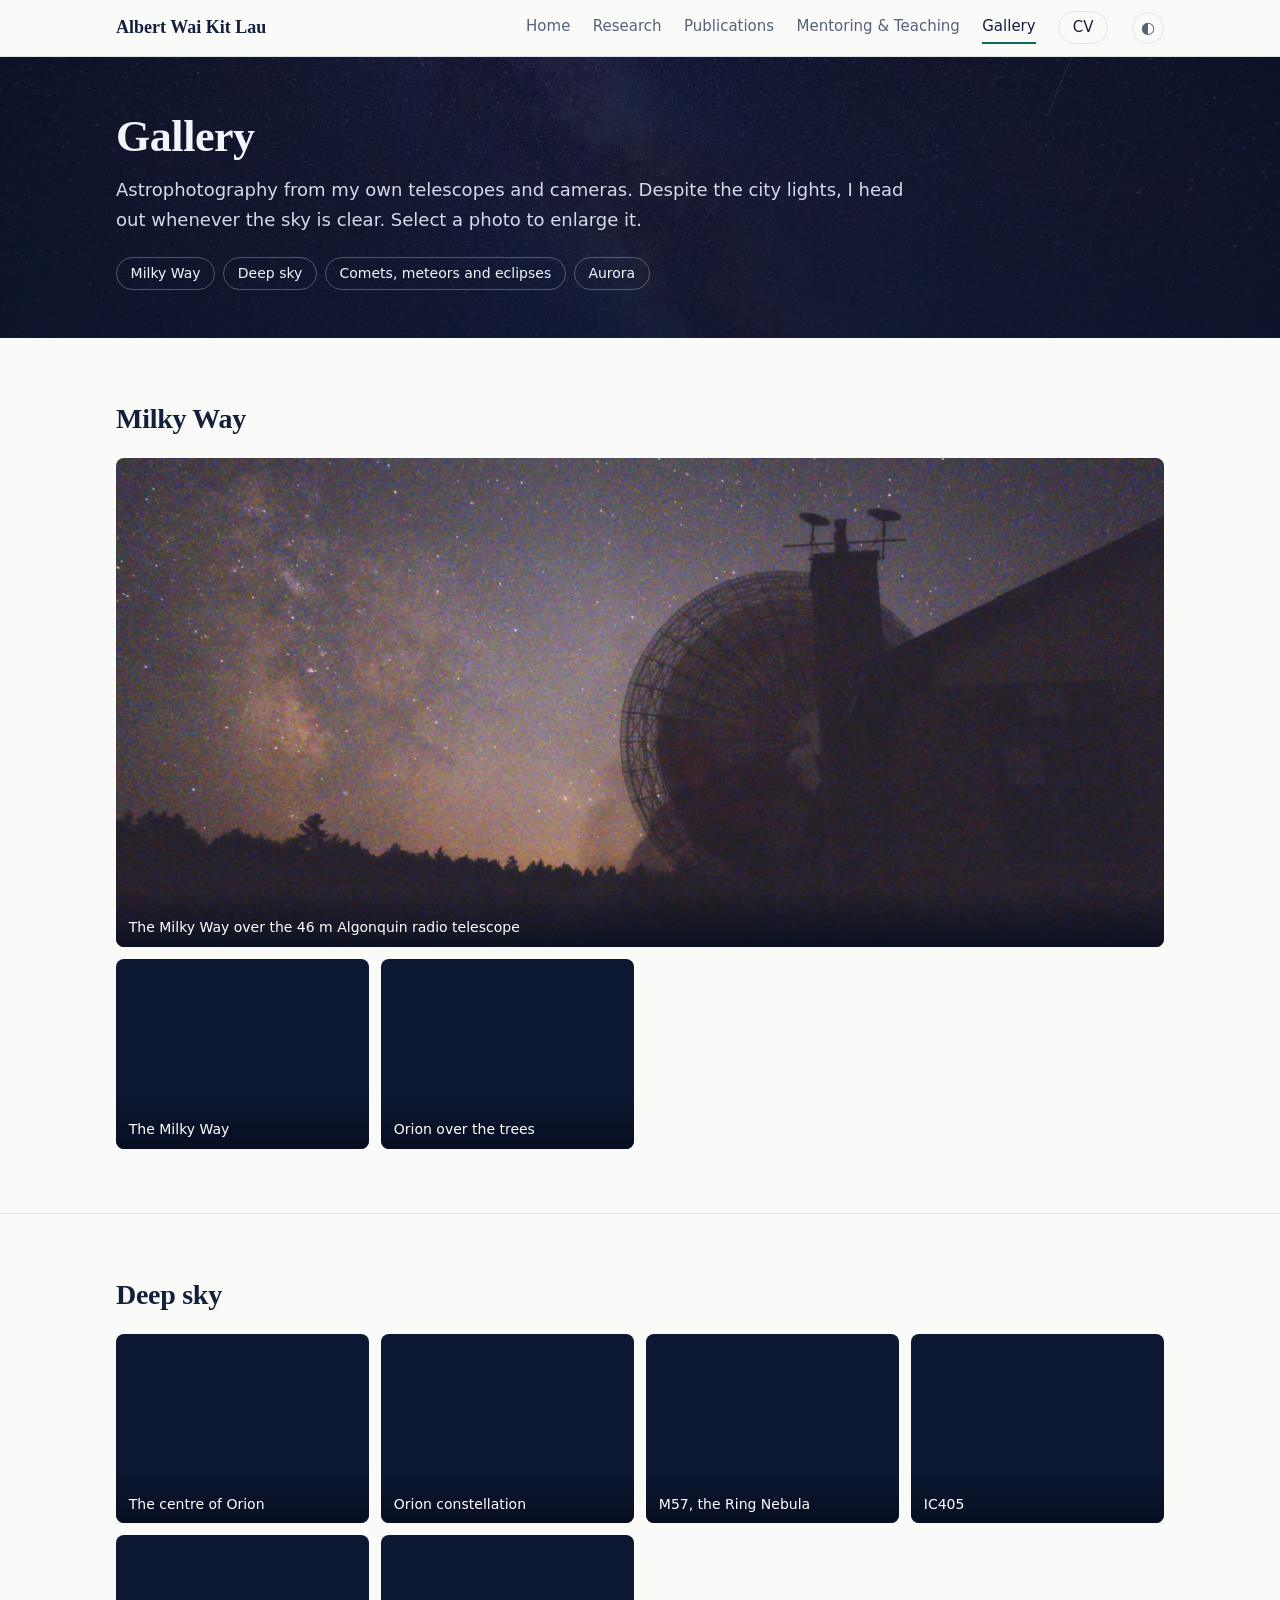
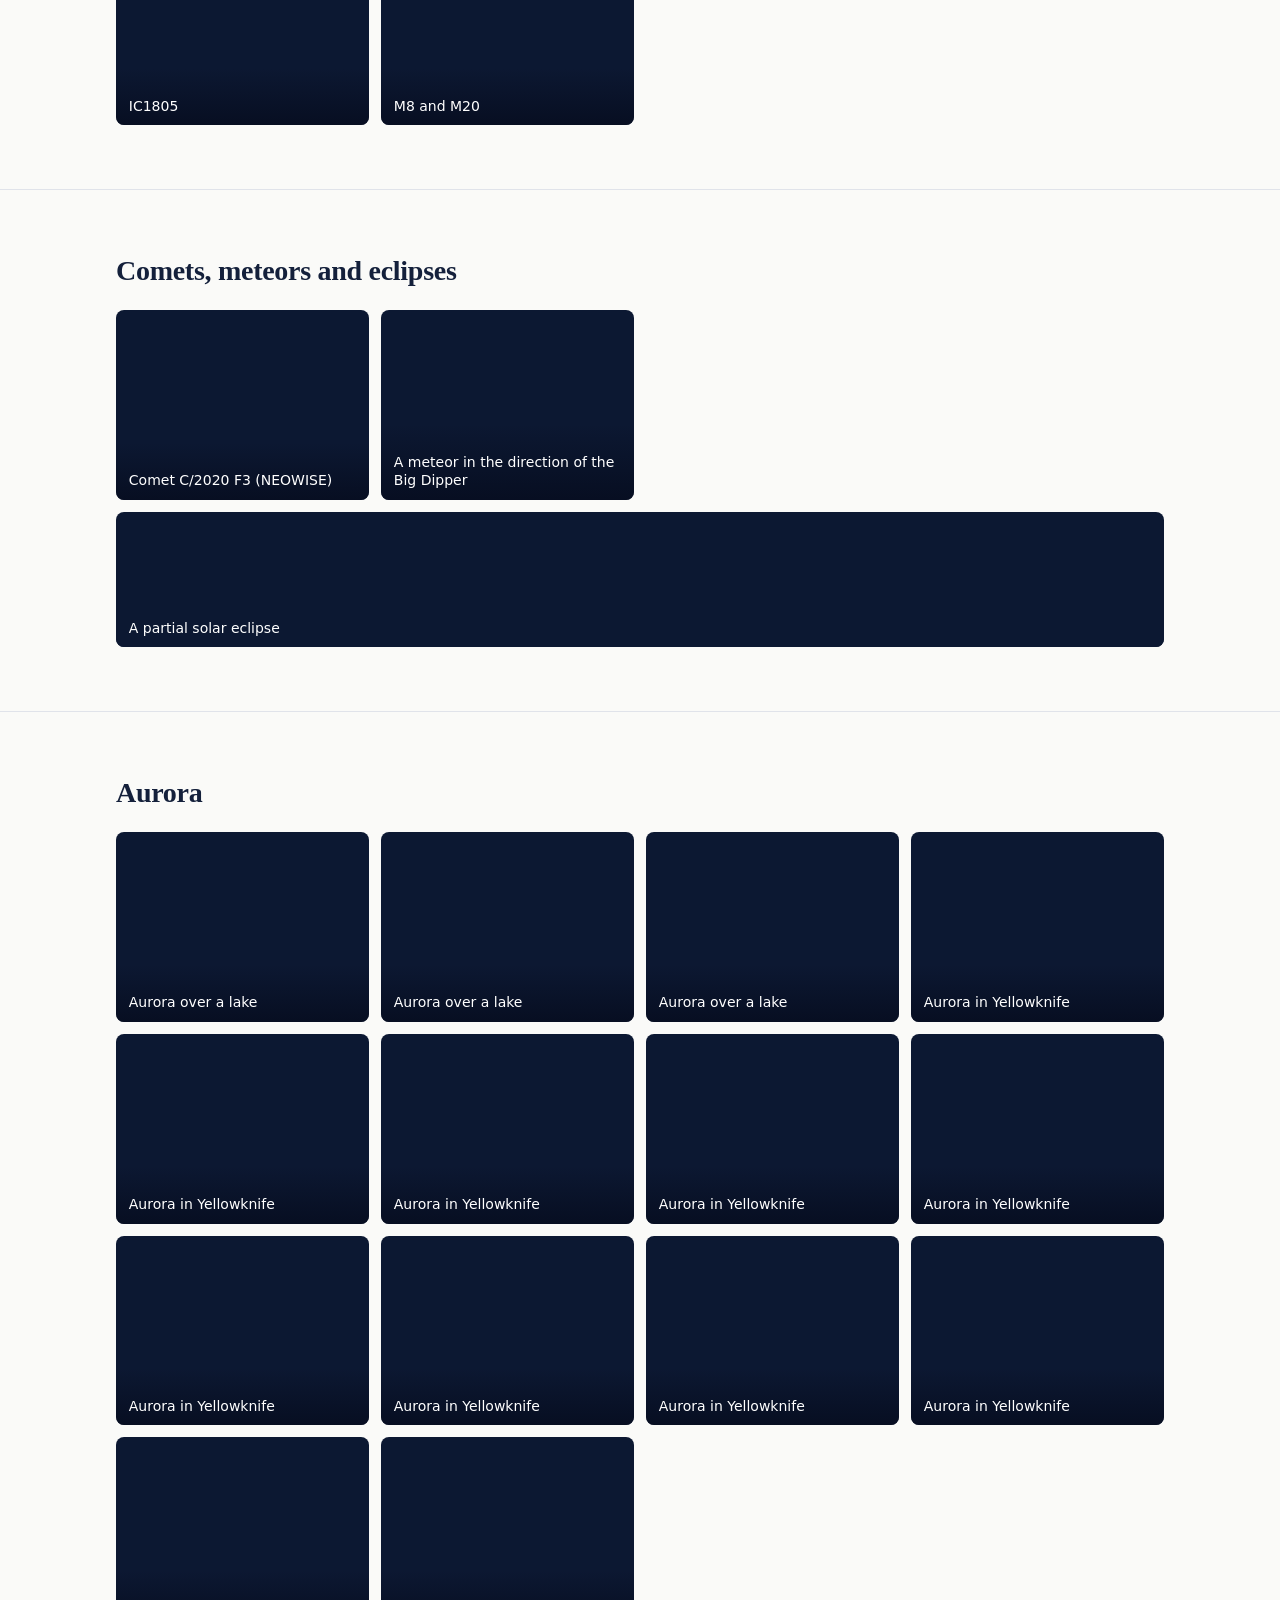
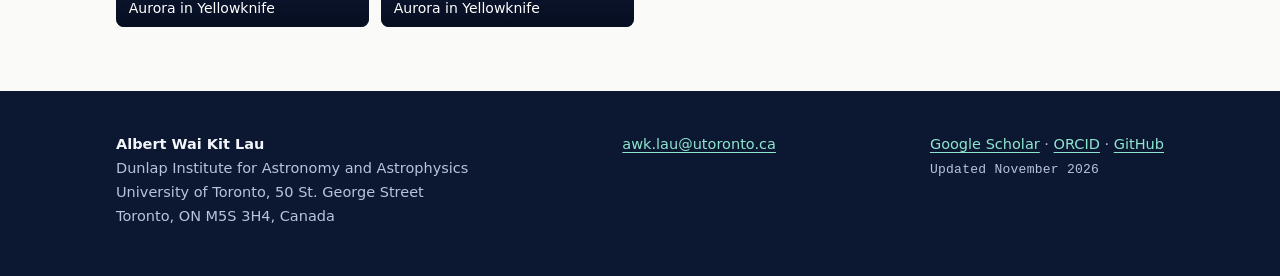
<file: gallery/gallery.html>
<!DOCTYPE html>
<html lang="en">
<head>
	<meta charset="utf-8" />
	<title>Gallery | Albert Wai Kit Lau</title>
	<meta name="robots" content="noindex" />
	<link rel="canonical" href="https://awklau.github.io/gallery.html" />
	<meta http-equiv="refresh" content="0; url=../gallery.html" />
</head>
<body>
	<p>The gallery has moved to <a href="../gallery.html">awklau.github.io/gallery.html</a>.</p>
</body>
</html>
</file>
<file: assets/css/site.css>
/* awklau.github.io - hand-written stylesheet, no framework.
   Colours: night-sky navy, with amber for radio and teal for optical. */

:root {
	--bg: #fafaf8;
	--surface: #ffffff;
	--ink: #14203b;
	--muted: #56627a;
	--line: #e0e3ea;
	--chip: #eef0f6;
	--accent: #0b6b5a;        /* optical: teal */
	--radio: #b4540c;         /* radio: amber */
	--navy: #0c1832;          /* night sky, used for bands in both themes */
	--navy-deep: #091228;
	--shadow: 0 1px 2px rgba(12, 24, 50, .06), 0 8px 24px rgba(12, 24, 50, .07);
	--serif: "Source Serif 4", "Iowan Old Style", Georgia, serif;
	--sans: "IBM Plex Sans", system-ui, -apple-system, "Segoe UI", sans-serif;
	--mono: "IBM Plex Mono", ui-monospace, "Cascadia Mono", Consolas, monospace;
	color-scheme: light;
}

/* Dark theme: deep navy rather than black. Applied when the visitor's system
   prefers dark (unless they chose light), or when they chose dark. */
@media (prefers-color-scheme: dark) {
	:root:not([data-theme="light"]) {
		--bg: #0b152b; --surface: #111e3a; --ink: #e9edf6; --muted: #a4b1c9; --line: #243457;
		--chip: #1a2848; --accent: #5fd9ba; --radio: #f6ad68; --navy: #091228; --navy-deep: #070e20;
		--shadow: 0 1px 2px rgba(0, 0, 0, .35), 0 8px 24px rgba(3, 8, 22, .35);
		color-scheme: dark;
	}
}
:root[data-theme="dark"] {
	--bg: #0b152b; --surface: #111e3a; --ink: #e9edf6; --muted: #a4b1c9; --line: #243457;
	--chip: #1a2848; --accent: #5fd9ba; --radio: #f6ad68; --navy: #091228; --navy-deep: #070e20;
	--shadow: 0 1px 2px rgba(0, 0, 0, .35), 0 8px 24px rgba(3, 8, 22, .35);
	color-scheme: dark;
}

/* ---------- Base ---------- */
*, *::before, *::after { box-sizing: border-box; }
html { scroll-behavior: smooth; scroll-padding-top: 5rem; -webkit-text-size-adjust: 100%; }
body { margin: 0; background: var(--bg); color: var(--ink); font: 400 1.0625rem/1.65 var(--sans); }
img, video { max-width: 100%; height: auto; display: block; }
a { color: var(--accent); text-decoration-thickness: 1px; text-underline-offset: .18em; }
a:hover { text-decoration-thickness: 2px; }
:focus-visible { outline: 2px solid var(--accent); outline-offset: 3px; border-radius: 3px; }
h1, h2, h3 { font-family: var(--serif); font-weight: 600; line-height: 1.2; margin: 0; letter-spacing: -.01em; }
p { margin: 0 0 1em; }
.wrap { max-width: 68rem; margin: 0 auto; padding: 0 1.25rem; }
.mono { font-family: var(--mono); font-size: .8125rem; letter-spacing: .02em; }
.skip { position: absolute; left: -999px; top: 0; background: var(--surface); color: var(--ink); padding: .5rem 1rem; z-index: 50; }
.skip:focus { left: .5rem; top: .5rem; }

/* ---------- Header ---------- */
.site-header {
	position: sticky; top: 0; z-index: 10;
	background: color-mix(in srgb, var(--bg) 88%, transparent);
	backdrop-filter: blur(10px); -webkit-backdrop-filter: blur(10px);
	border-bottom: 1px solid var(--line);
}
.site-header .wrap { display: flex; align-items: center; gap: 1rem 1.5rem; flex-wrap: wrap; padding-top: .7rem; padding-bottom: .7rem; }
.brand { font-family: var(--serif); font-weight: 600; font-size: 1.125rem; color: var(--ink); text-decoration: none; margin-right: auto; }
.site-nav { display: flex; align-items: center; gap: 1.4rem; font-size: .9375rem; }
.site-nav a { color: var(--muted); text-decoration: none; white-space: nowrap; padding: .2rem 0; border-bottom: 2px solid transparent; }
.site-nav a:hover, .site-nav a[aria-current="page"] { color: var(--ink); border-bottom-color: var(--accent); }
.site-nav a.cv { color: var(--ink); border: 1px solid var(--line); border-radius: 999px; padding: .2rem .85rem; }
.site-nav a.cv:hover { border-color: var(--accent); }
.theme-toggle {
	appearance: none; border: 1px solid var(--line); background: none; color: var(--muted);
	width: 2rem; height: 2rem; border-radius: 50%; cursor: pointer; font-size: 1rem; line-height: 1;
}
.theme-toggle:hover { color: var(--ink); border-color: var(--accent); }

/* ---------- Home hero (always night) ---------- */
.hero {
	position: relative; color: #f2f5fa;
	display: flex; align-items: center;
	min-height: clamp(28rem, 38vw, 36rem);
	/* Text sits on the plain star field at the left; the Milky Way stays clear on the right.
	   The flat navy layer pulls the photo's purple toward night-sky blue. */
	background:
		linear-gradient(90deg, rgba(9, 17, 40, .62) 0%, rgba(9, 17, 40, .4) 40%, rgba(9, 17, 40, 0) 66%),
		linear-gradient(180deg, rgba(10, 24, 66, .3), rgba(10, 24, 66, .3)),
		url("../../images/hero-milkyway.jpg") center 58% / cover no-repeat,
		#0c1832;
}
.hero .wrap { width: 100%; padding-top: 3.5rem; padding-bottom: 4rem; }
.hero-text { width: 100%; max-width: 37rem; }
.hero-id { display: flex; align-items: center; gap: 1.4rem; margin-bottom: 1.4rem; }
.portrait { width: 6.75rem; height: 6.75rem; flex: none; border-radius: 50%; object-fit: cover; border: 2px solid rgba(255, 255, 255, .85); box-shadow: 0 8px 30px rgba(3, 8, 22, .55); }
.hero .role { color: #c8d2e3; margin: 0 0 .55rem; }
.hero h1 { font-size: clamp(2.2rem, 5vw, 3.4rem); text-shadow: 0 2px 18px rgba(6, 12, 30, .7); }
.hero .role { text-shadow: 0 1px 8px rgba(6, 12, 30, .8); }
.hero .rule { width: 4.5rem; height: 2px; margin: 0 0 1.3rem; border: 0; background: linear-gradient(90deg, #f6ad68, #5fd9ba); }
.hero .pitch { font-family: var(--serif); font-size: clamp(1.2rem, 2.2vw, 1.45rem); line-height: 1.45; max-width: 27em; color: #f0f3f9; margin-bottom: 1.8rem; text-shadow: 0 1px 3px rgba(6, 12, 30, .9), 0 2px 16px rgba(6, 12, 30, .8); }
.hero .pitch .radio { color: #f8ba80; }
.hero .pitch .optical { color: #7fe5cb; }
.hero-links { display: flex; flex-wrap: wrap; gap: .6rem; list-style: none; margin: 0; padding: 0; }
.hero-links a {
	display: inline-block; color: #f2f5fa; text-decoration: none; font-size: .9375rem;
	border: 1px solid rgba(255, 255, 255, .32); border-radius: 999px; padding: .35rem .95rem;
	background: rgba(9, 17, 40, .35);
}
.hero-links a:hover { border-color: #7fe5cb; background: rgba(255, 255, 255, .12); }
.hero-links a.primary { background: #f2f5fa; color: #0c1832; border-color: #f2f5fa; font-weight: 500; }
.hero-links a.primary:hover { background: #fff; }
.hero-credit { position: absolute; right: 1.25rem; bottom: .7rem; margin: 0; color: rgba(230, 236, 246, .72); font-size: .6875rem; }

/* ---------- Page header band (inner pages) ---------- */
.page-head {
	color: #f2f5fa;
	background:
		linear-gradient(180deg, rgba(10, 19, 44, .8), rgba(10, 19, 44, .9)),
		url("../../images/sky-strip.jpg") center / cover no-repeat,
		#0c1832;
}
.page-head .wrap { padding-top: 3.4rem; padding-bottom: 3rem; }
.page-head h1 { font-size: clamp(2rem, 4.5vw, 2.75rem); margin-bottom: .7rem; }
.page-head p { color: #d3dbea; max-width: 44em; margin: 0; font-size: 1.125rem; }
.page-head .jump { display: flex; flex-wrap: wrap; gap: .5rem; list-style: none; margin: 1.4rem 0 0; padding: 0; }
.page-head .jump a { display: inline-block; color: #f2f5fa; text-decoration: none; font-size: .875rem; border: 1px solid rgba(255, 255, 255, .28); border-radius: 999px; padding: .25rem .85rem; }
.page-head .jump a:hover { border-color: #7fe5cb; background: rgba(255, 255, 255, .1); }

/* ---------- Sections ---------- */
.section { padding: 4rem 0; }
.section + .section { border-top: 1px solid var(--line); }
.section h2 { font-size: 1.75rem; margin-bottom: .6rem; }
.lede { color: var(--muted); max-width: 44em; margin-bottom: 2rem; }
.more { font-weight: 500; text-decoration: none; }
.more:hover { text-decoration: underline; }
.band { color: var(--muted); text-transform: uppercase; display: flex; align-items: center; gap: .5rem; margin-bottom: .55rem; }
.dot { width: .55rem; height: .55rem; border-radius: 50%; background: var(--accent); flex: none; }
.dot.radio { background: var(--radio); }
.dot.both { background: linear-gradient(90deg, var(--radio) 50%, var(--accent) 50%); }

/* Home: research cards */
.cards { display: grid; grid-template-columns: repeat(3, minmax(0, 1fr)); gap: 1.5rem; }
.card { background: var(--surface); border: 1px solid var(--line); border-radius: 10px; overflow: hidden; box-shadow: var(--shadow); display: flex; flex-direction: column; color: inherit; text-decoration: none; transition: transform .2s, border-color .2s; }
a.card:hover { transform: translateY(-2px); border-color: var(--accent); }
.card img { aspect-ratio: 3 / 2; width: 100%; object-fit: cover; }
.card-body { padding: 1.2rem 1.3rem 1.4rem; display: flex; flex-direction: column; flex: 1; }
.card h3 { font-size: 1.25rem; margin-bottom: .55rem; }
.card p { font-size: .9688rem; }
.chips { list-style: none; display: flex; flex-wrap: wrap; gap: .4rem; margin: auto 0 0; padding: .4rem 0 0; }
.chips li { font-family: var(--mono); font-size: .75rem; background: var(--chip); border-radius: 4px; padding: .15rem .5rem; }

/* Home: highlights and publications */
.split { display: grid; grid-template-columns: minmax(0, 5fr) minmax(0, 7fr); gap: 3.5rem; }
.news { list-style: none; margin: 1.4rem 0 1.2rem; padding: 0; }
.news li { display: grid; grid-template-columns: 4.6rem minmax(0, 1fr); gap: .8rem; padding: .7rem 0; border-top: 1px solid var(--line); font-size: .9688rem; line-height: 1.5; }
.news li:first-child { border-top: 0; padding-top: 0; }
.news time { color: var(--muted); padding-top: .15rem; }

/* Publication entries (home and publications page) */
.pubs { list-style: none; margin: 1.4rem 0 1.2rem; padding: 0; }
.pubs li { padding: .9rem 0; border-top: 1px solid var(--line); line-height: 1.45; }
.pubs li:first-child { border-top: 0; padding-top: 0; }
.pubs .title { display: block; font-family: var(--serif); font-weight: 600; font-size: 1.0625rem; color: var(--ink); text-decoration: none; }
.pubs a.title:hover { color: var(--accent); text-decoration: underline; }
.pubs .authors { display: block; font-size: .9063rem; color: var(--muted); margin-top: .2rem; }
.pubs .authors b { color: var(--ink); font-weight: 600; }
.pubs .venue { display: block; color: var(--muted); margin-top: .15rem; }
.pubs.dated li { display: grid; grid-template-columns: 3.2rem minmax(0, 1fr); gap: 1rem; scroll-margin-top: 5rem; }
.pubs.dated .year { color: var(--muted); padding-top: .2rem; }
.pubs .links a { font-family: var(--mono); font-size: .75rem; text-decoration: none; border: 1px solid var(--line); border-radius: 4px; padding: .05rem .45rem; margin-left: .35rem; white-space: nowrap; }
.pubs .links a:hover { border-color: var(--accent); }
.pubs li:target { background: var(--chip); box-shadow: 0 0 0 .6rem var(--chip); border-radius: 2px; }
.st::after { content: "\2020"; font-size: .8em; vertical-align: super; line-height: 0; color: var(--radio); }
.legend { font-size: .9063rem; color: var(--muted); }
.legend .dagger { color: var(--radio); }

/* Home: about */
.about { display: grid; grid-template-columns: minmax(0, 7fr) minmax(0, 5fr); gap: 3.5rem; align-items: start; }
.about p { max-width: 40em; }
.sky { display: grid; grid-template-columns: repeat(2, 1fr); gap: .5rem; }
.sky img { aspect-ratio: 1; width: 100%; object-fit: cover; border-radius: 6px; }
.sky-caption { font-size: .9063rem; color: var(--muted); margin-top: .8rem; }

/* ---------- Research page ---------- */
.theme-head { margin-bottom: .5rem; }
.theme-head .lede { margin-bottom: 0; }
.project { display: grid; grid-template-columns: minmax(0, 7fr) minmax(0, 5fr); gap: 2.75rem; padding: 2.4rem 0; border-top: 1px solid var(--line); align-items: start; scroll-margin-top: 5rem; }
.theme-head + .project { border-top: 0; }
.project:last-child { padding-bottom: 0; }
.project.stack { grid-template-columns: minmax(0, 1fr); gap: 1.8rem; }   /* text above a full-width figure */
.project h3 { font-size: 1.4rem; margin-bottom: .7rem; }
.project .when { color: var(--muted); margin-bottom: .35rem; }
.project p { max-width: 40em; }
.role-line strong { font-weight: 600; }
figure { margin: 0; }
figure img, figure video { width: 100%; border-radius: 8px; background: var(--navy); }
figcaption { font-size: .875rem; color: var(--muted); margin-top: .5rem; line-height: 1.45; }
.figs { display: grid; gap: 1.3rem; }
.figs.two { grid-template-columns: 1fr 1fr; gap: .8rem; }
.figs.two img { aspect-ratio: 1; object-fit: cover; }
/* A 3:2 landscape beside a 3:4 portrait: widths of 2:1 give both the same height */
.figs.duo { grid-template-columns: 2fr 1fr; gap: 1rem; align-items: start; }
.papers-label { color: var(--muted); text-transform: uppercase; margin: 1.3rem 0 .5rem; }
.papers { list-style: none; padding: 0; margin: 0; font-size: .9063rem; max-width: 40em; }
.papers li { padding: .1rem 0 .1rem .9rem; border-left: 2px solid var(--line); margin-bottom: .55rem; line-height: 1.45; }
.papers .venue { color: var(--muted); }
.callout { border-left: 3px solid var(--accent); border-image: linear-gradient(180deg, var(--radio), var(--accent)) 1; padding: .2rem 0 .2rem 1.5rem; margin: 2.4rem 0 0; max-width: 46em; }
.callout h3 { font-size: 1.4rem; margin-bottom: .7rem; }
.callout p:last-child { margin-bottom: 0; }
.plain { list-style: none; margin: 1.4rem 0 0; padding: 0; max-width: 50em; }
.plain li { padding: .8rem 0; border-top: 1px solid var(--line); }
.plain li:first-child { border-top: 0; padding-top: 0; }
.plain strong { font-weight: 600; }
.table { width: 100%; max-width: 50em; border-collapse: collapse; margin-top: 1.4rem; font-size: .9688rem; }
.table th { text-align: left; font: 400 .75rem var(--mono); text-transform: uppercase; letter-spacing: .03em; color: var(--muted); padding: 0 0 .5rem; }
.table td { padding: .7rem 0; border-top: 1px solid var(--line); vertical-align: top; }
.table td + td, .table th + th { padding-left: 1.5rem; white-space: nowrap; }
.table .num { text-align: right; font-variant-numeric: tabular-nums; }

/* ---------- Mentoring page ---------- */
.people { list-style: none; margin: 1.6rem 0 0; padding: 0; max-width: 52em; }
.people li { display: grid; grid-template-columns: minmax(0, 1fr) auto; gap: .2rem 1.5rem; padding: .9rem 0; border-top: 1px solid var(--line); }
.people li:first-child { border-top: 0; padding-top: 0; }
.people .name { font-family: var(--serif); font-weight: 600; font-size: 1.0938rem; }
.people .level { color: var(--muted); font-size: .9375rem; }
.people .years { color: var(--muted); padding-top: .25rem; white-space: nowrap; }
.people .note { grid-column: 1 / -1; font-size: .9375rem; }
.people .note::before { content: "\2192\00a0"; color: var(--accent); }
.cols { display: grid; grid-template-columns: 1fr 1fr; gap: 3.5rem; }

/* ---------- Gallery ---------- */
.gallery { display: grid; grid-template-columns: repeat(auto-fill, minmax(15rem, 1fr)); gap: .75rem; margin-top: 1.4rem; }
.shot { position: relative; display: block; text-decoration: none; border-radius: 8px; overflow: hidden; aspect-ratio: 4 / 3; background: var(--navy); color: #fff; }
.shot img { width: 100%; height: 100%; object-fit: cover; transition: transform .35s; }
.shot:hover img, .shot:focus-visible img { transform: scale(1.04); }
.shot span { position: absolute; left: 0; right: 0; bottom: 0; padding: 1.8rem .8rem .6rem; background: linear-gradient(180deg, rgba(6, 12, 30, 0), rgba(6, 12, 30, .82)); font-size: .875rem; line-height: 1.35; }
.shot.wide { grid-column: 1 / -1; aspect-ratio: auto; }
.shot.wide img { height: auto; }
.shot.strip span { position: static; display: block; padding: .5rem .8rem .6rem; background: var(--navy); }

.lightbox { position: fixed; inset: 0; z-index: 100; background: rgba(5, 10, 26, .96); display: flex; flex-direction: column; align-items: center; justify-content: center; padding: 3.2rem 3.4rem 1rem; }
.lightbox[hidden] { display: none; }
.lightbox img { max-width: 100%; max-height: calc(100vh - 7.5rem); object-fit: contain; border-radius: 4px; }
.lightbox p { color: #e6ebf3; margin: .9rem 0 0; font-size: .9375rem; text-align: center; min-height: 1.5em; }
.lightbox button { position: absolute; appearance: none; border: 1px solid rgba(255, 255, 255, .3); background: rgba(9, 17, 40, .6); color: #fff; width: 2.6rem; height: 2.6rem; border-radius: 50%; font-size: 1.2rem; line-height: 1; cursor: pointer; }
.lightbox button:hover { border-color: #7fe5cb; }
.lightbox .lb-close { top: .6rem; right: .7rem; }
.lightbox .lb-prev { left: .5rem; top: 50%; transform: translateY(-50%); }
.lightbox .lb-next { right: .5rem; top: 50%; transform: translateY(-50%); }

/* ---------- Footer (night) ---------- */
.site-footer { background: var(--navy); color: #b9c4d8; padding: 2.6rem 0 3rem; font-size: .9063rem; }
.site-footer .wrap { display: flex; flex-wrap: wrap; gap: 1.2rem 3rem; justify-content: space-between; }
.site-footer p { margin: 0; }
.site-footer strong { color: #f2f5fa; font-weight: 600; }
.site-footer a { color: #8fe6d0; }
.at::before { content: "\0040"; }   /* inserts the at sign, so the address is not in the page source */

/* ---------- Small screens ---------- */
@media (max-width: 900px) {
	.cards { grid-template-columns: 1fr; }
	.split, .about, .project, .cols { grid-template-columns: 1fr; gap: 2.4rem; }
	.project { gap: 1.6rem; }
	.figs.duo { grid-template-columns: 1fr; gap: 1.3rem; }
}
@media (max-width: 720px) {
	.site-header .wrap { gap: .4rem 1rem; }
	.site-nav { order: 3; width: 100%; overflow-x: auto; gap: 1.2rem; padding-bottom: .2rem; scrollbar-width: none; }
	.site-nav::-webkit-scrollbar { display: none; }
	.hero {
		min-height: 0;
		background:
			linear-gradient(180deg, rgba(9, 17, 40, .55), rgba(9, 17, 40, .5)),
			url("../../images/hero-milkyway.jpg") 62% 50% / cover no-repeat,
			#0c1832;
	}
	.hero .wrap { padding-top: 3rem; padding-bottom: 3.6rem; }
	.hero-id { gap: 1rem; }
	.portrait { width: 4.75rem; height: 4.75rem; }
	.section { padding: 3rem 0; }
	.people li { grid-template-columns: 1fr; }
	.people .years { padding-top: 0; }
	.table td + td, .table th + th { padding-left: .8rem; white-space: normal; }
	.lightbox { padding: 3.2rem .6rem 1rem; }
	.lightbox .lb-prev, .lightbox .lb-next { top: auto; bottom: .8rem; transform: none; }
}
@media (prefers-reduced-motion: reduce) {
	html { scroll-behavior: auto; }
	.shot img, .card { transition: none; }
}
@media print {
	.site-header, .theme-toggle, .hero-links, .jump { display: none; }
	.hero, .page-head, .site-footer { background: none; color: #000; }
	.hero .pitch, .page-head p, .hero .role { color: #000; text-shadow: none; }
}
</file>
